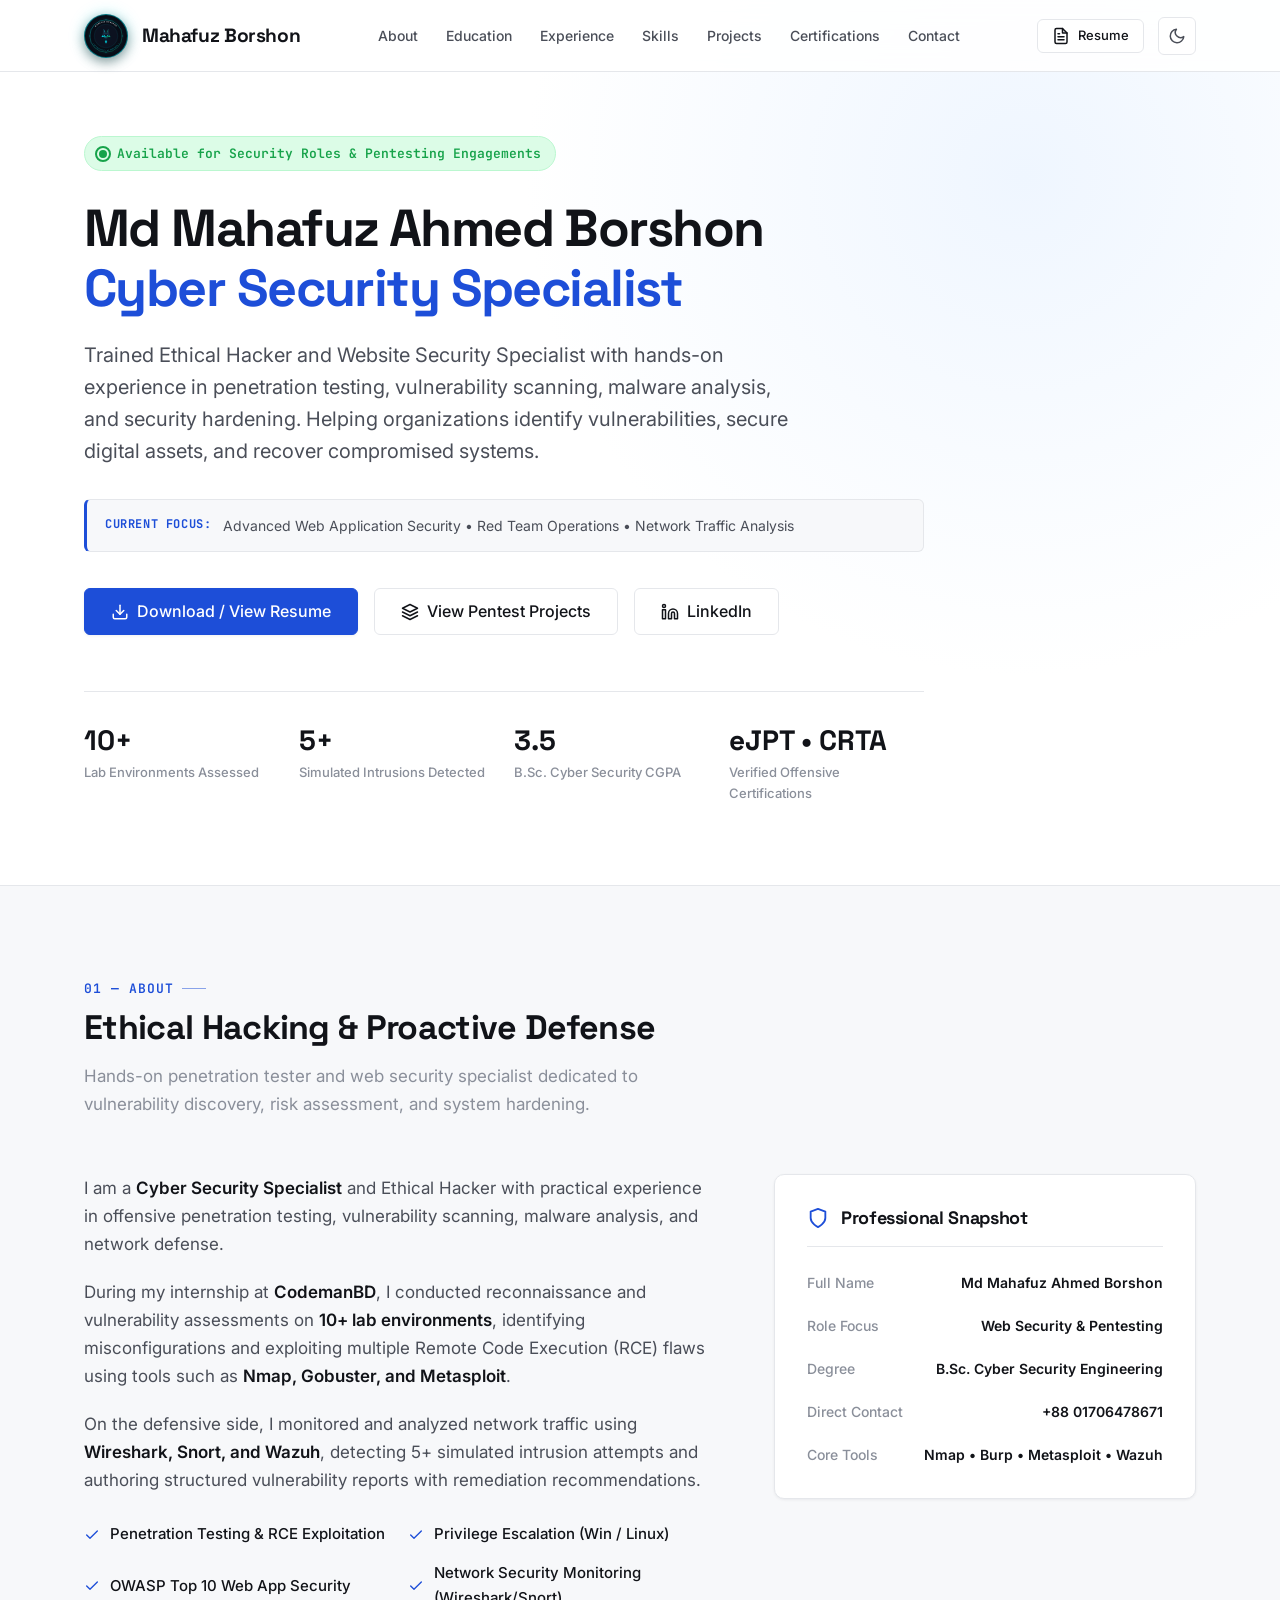
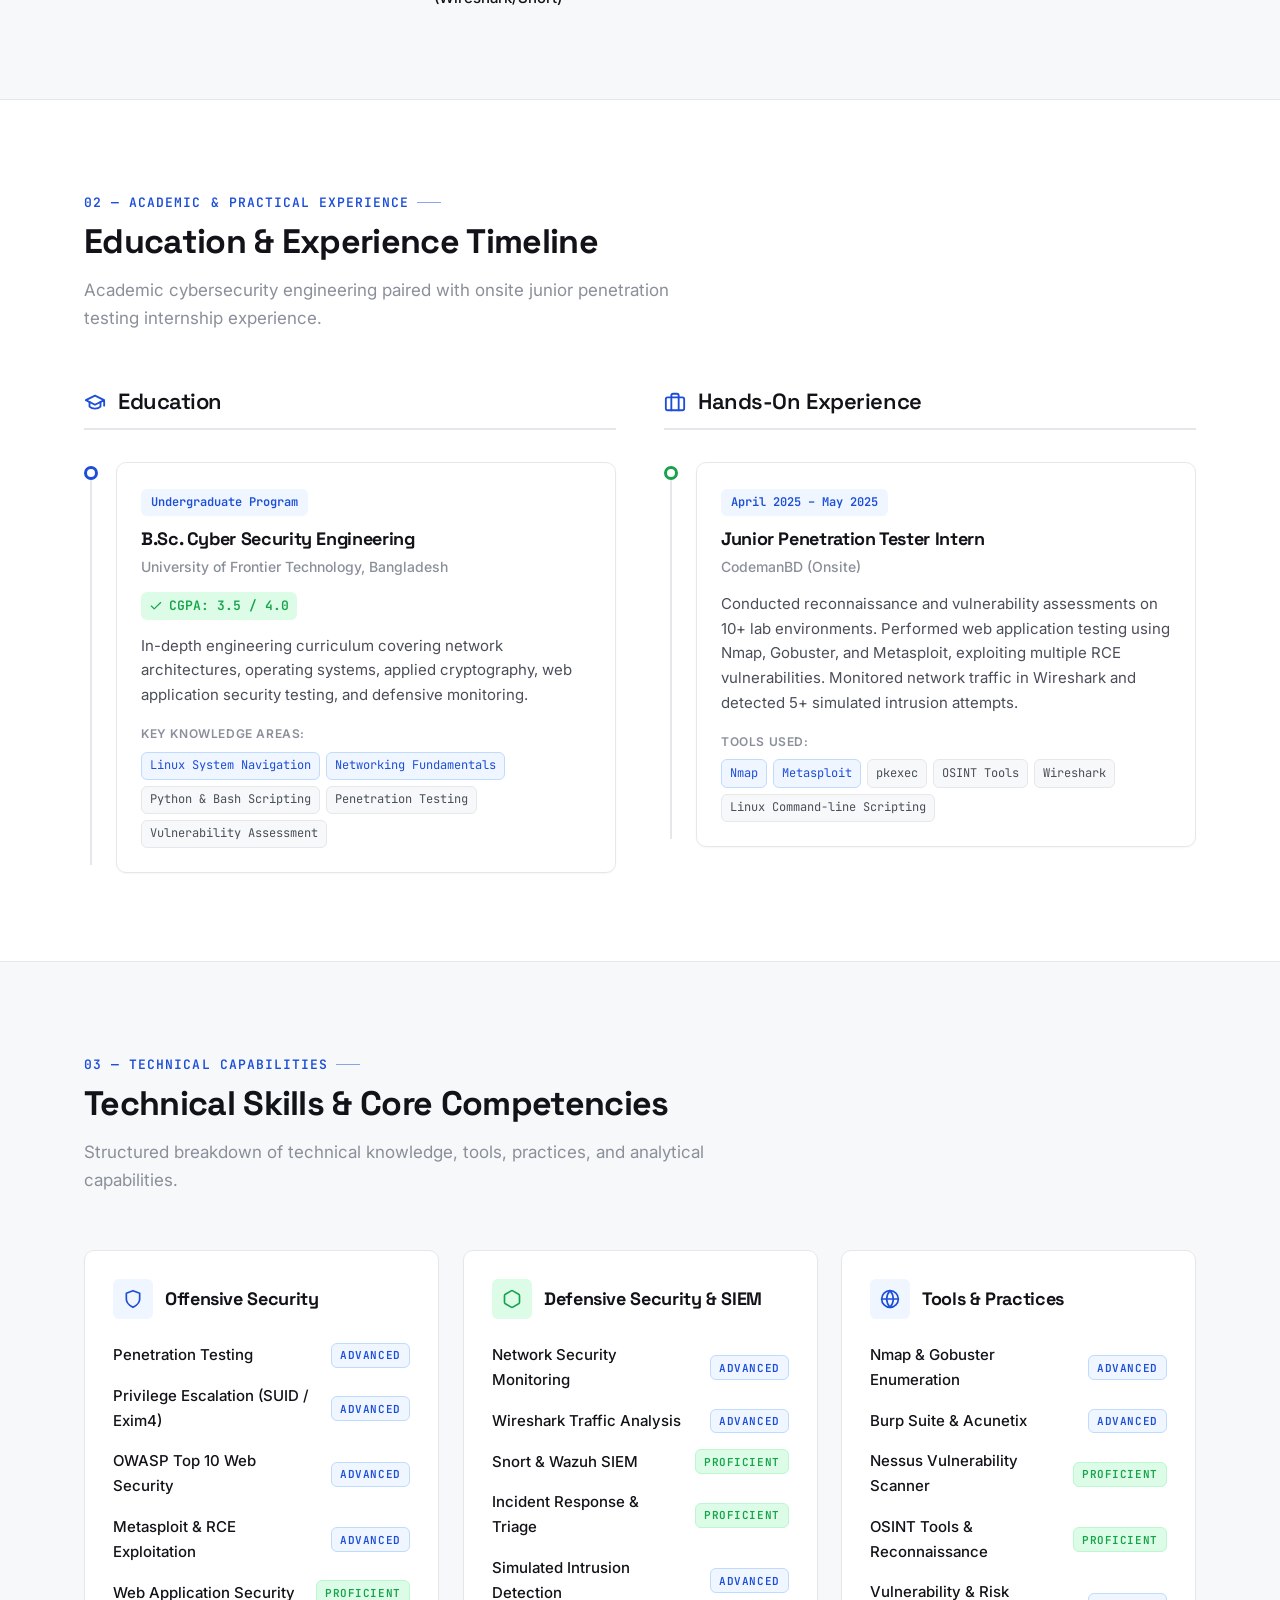
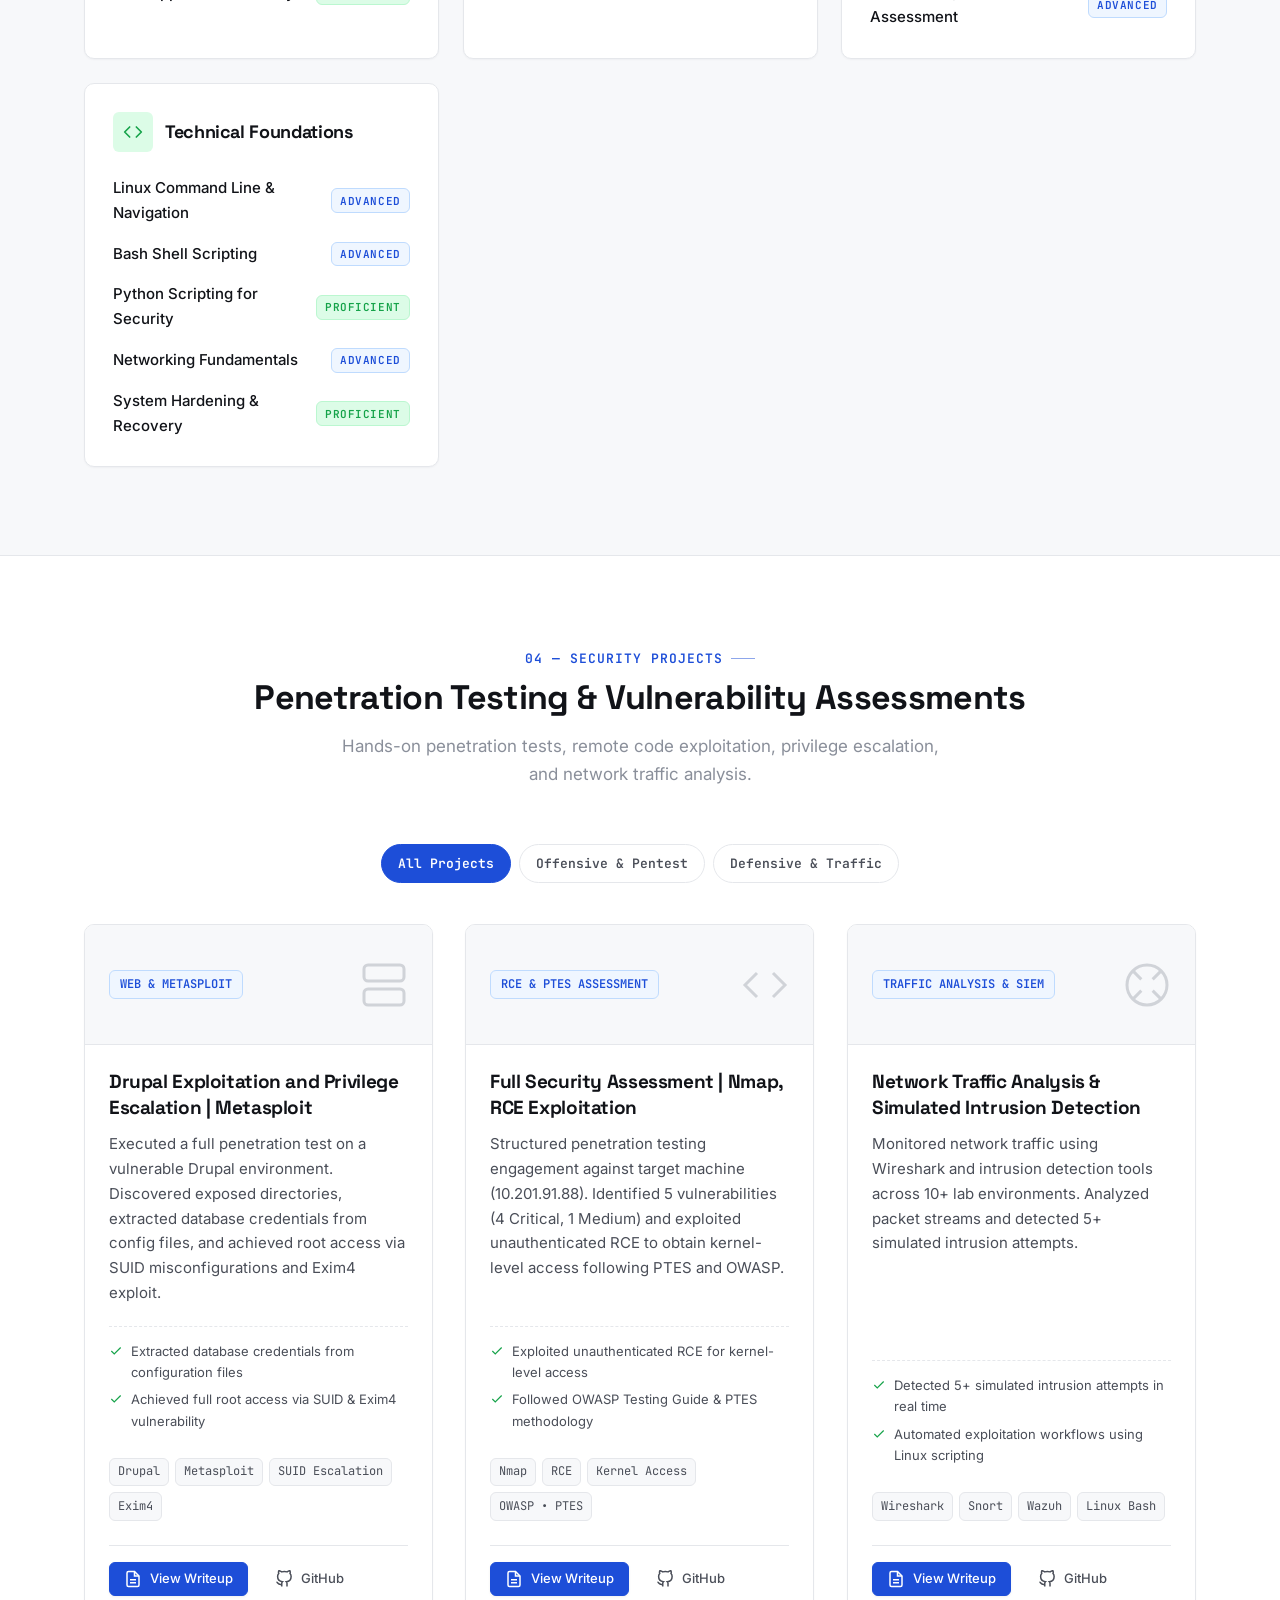
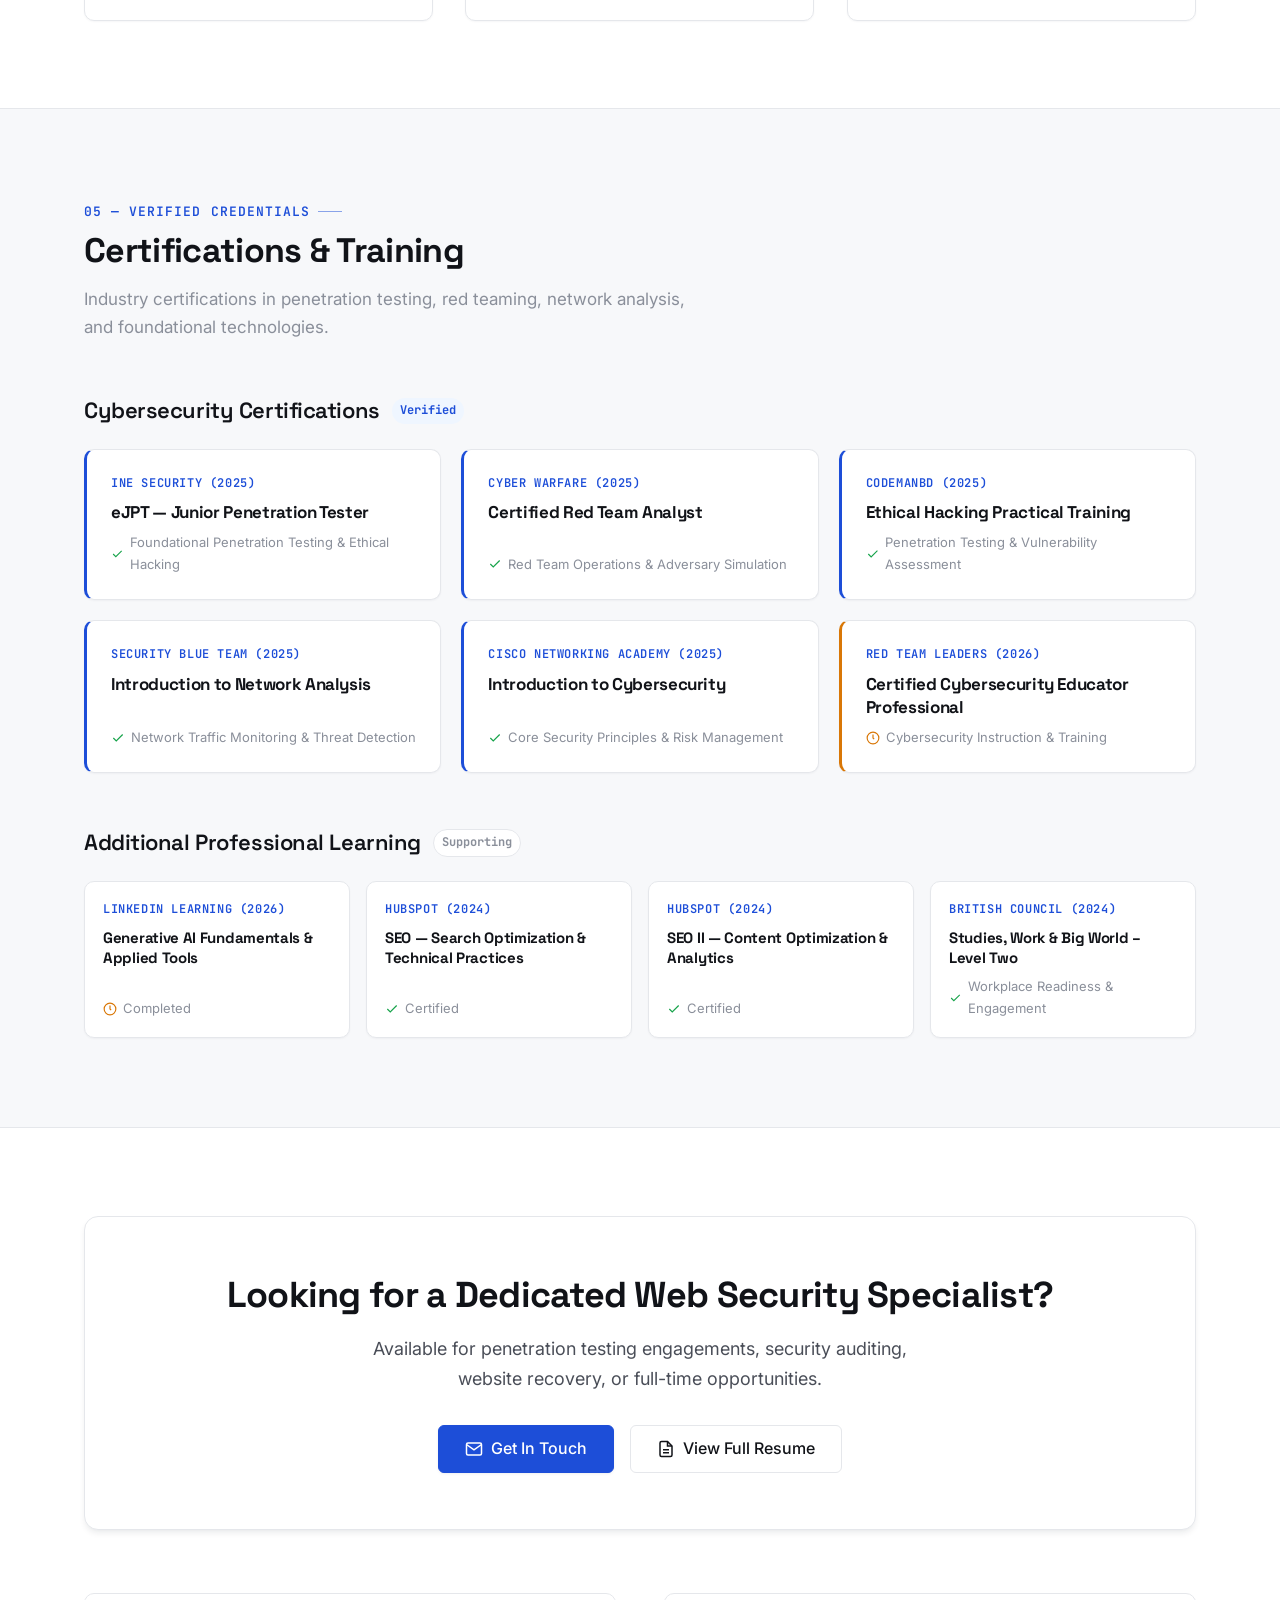
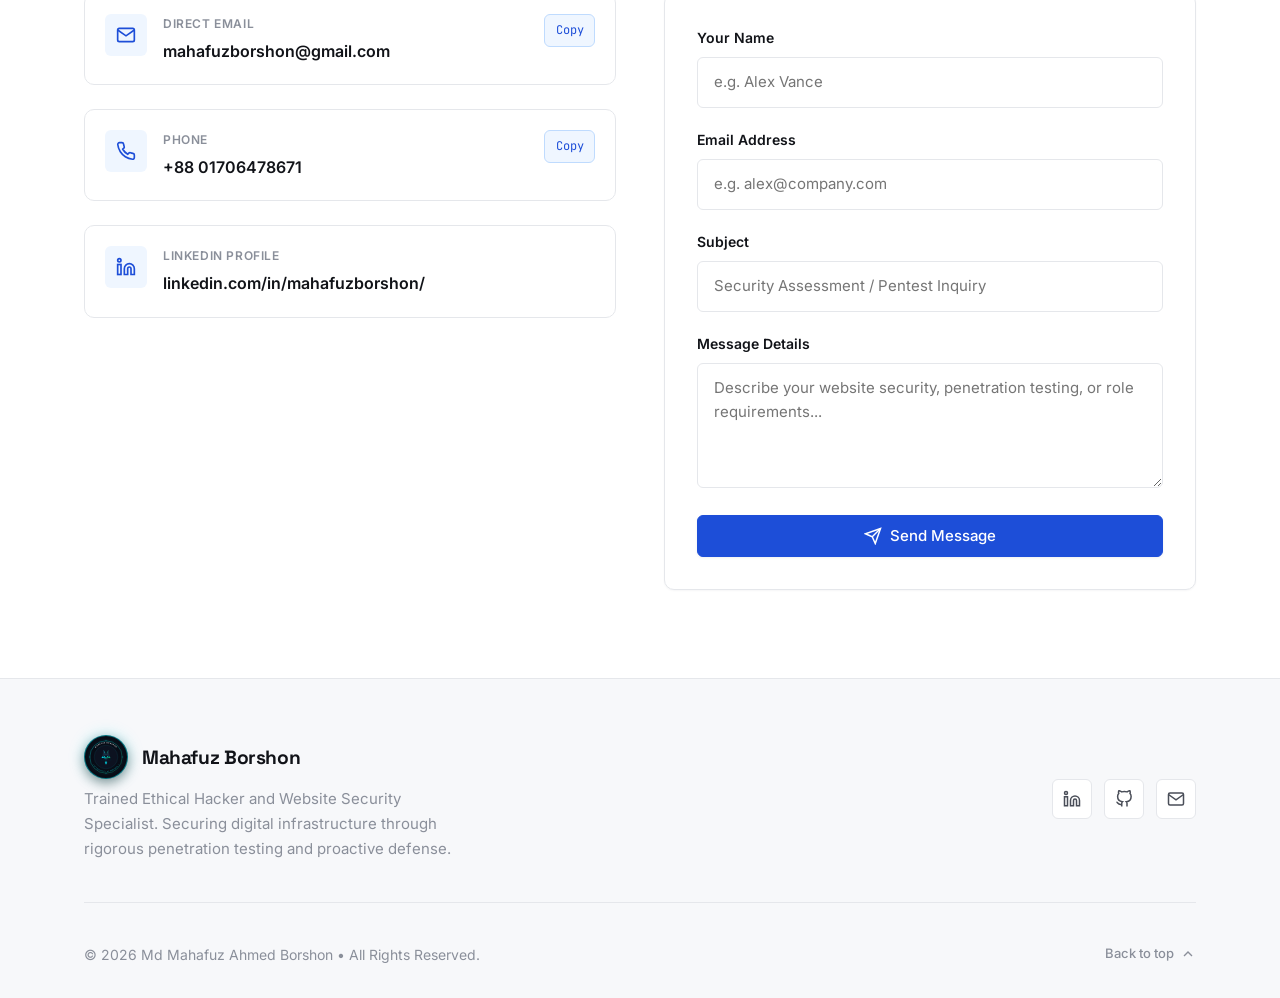
<file: index.html>
<!DOCTYPE html>
<html lang="en" data-theme="light">
<head>
  <meta charset="UTF-8">
  <meta name="viewport" content="width=device-width, initial-scale=1.0">
  
  <!-- SEO & Primary Meta Tags -->
  <title>Md Mahafuz Ahmed Borshon — Cyber Security Enthusiast &amp; Web Security Specialist</title>
  <meta name="title" content="Md Mahafuz Ahmed Borshon — Cyber Security Enthusiast &amp; Web Security Specialist">
  <meta name="description" content="Portfolio of Md Mahafuz Ahmed Borshon, Ethical Hacker and Website Security Specialist with hands-on experience in penetration testing, vulnerability scanning, and security hardening.">
  <meta name="keywords" content="Md Mahafuz Ahmed Borshon, Mahafuz Borshon, Cyber Security, Penetration Testing, Ethical Hacker, Web Security, eJPT, CRTA, Nmap, Burp Suite, Metasploit, Portfolio">
  <meta name="author" content="Md Mahafuz Ahmed Borshon">
  <link rel="canonical" href="https://mahafuzborshon.github.io/">

  <!-- Open Graph / Facebook / LinkedIn -->
  <meta property="og:type" content="website">
  <meta property="og:url" content="https://mahafuzborshon.github.io/">
  <meta property="og:title" content="Md Mahafuz Ahmed Borshon — Cyber Security &amp; Web Security Specialist">
  <meta property="og:description" content="Clean, consultancy-grade cyber security portfolio featuring offensive pentest reports, vulnerability assessments, and verified credentials.">
  <meta property="og:image" content="https://mahafuzborshon.github.io/assets/cyber-sentinel-seal.svg">

  <!-- Twitter -->
  <meta property="twitter:card" content="summary_large_image">
  <meta property="twitter:url" content="https://mahafuzborshon.github.io/">
  <meta property="twitter:title" content="Md Mahafuz Ahmed Borshon — Cyber Security Specialist">
  <meta property="twitter:description" content="Trained Ethical Hacker and Website Security Specialist. Penetration testing, malware analysis, and security hardening.">

  <!-- Favicon -->
  <link rel="icon" type="image/svg+xml" href="assets/favicon.svg?v=3">
  <link rel="shortcut icon" type="image/svg+xml" href="assets/favicon.svg?v=3">

  <!-- Google Fonts -->
  <link rel="preconnect" href="https://fonts.googleapis.com">
  <link rel="preconnect" href="https://fonts.gstatic.com" crossorigin>
  <link href="https://fonts.googleapis.com/css2?family=Inter:wght@400;500;600;700&family=JetBrains+Mono:wght@400;500;600;700&family=Space+Grotesk:wght@600;700;800&display=swap" rel="stylesheet">

  <!-- Stylesheets -->
  <link rel="stylesheet" href="css/styles.css">
  <link rel="stylesheet" href="css/animations.css">

  <!-- Theme Script -->
  <script src="js/theme.js"></script>
</head>
<body>

  <!-- ========================================================================
       SITE HEADER & NAVIGATION
       ======================================================================== -->
  <header class="site-header">
    <div class="container nav-container">
      <a href="#hero" class="logo" aria-label="Mahafuz Borshon Home">
        <div class="logo-badge" aria-hidden="true">
          <img src="assets/cyber-sentinel-seal.svg" alt="Cyber Sentinel Seal" class="logo-seal-img" width="44" height="44">
        </div>
        <span class="logo-text">Mahafuz Borshon</span>
      </a>

      <!-- Navigation Links -->
      <nav id="nav-menu" class="nav-menu" aria-label="Main Navigation">
        <a href="#about" class="nav-link">About</a>
        <a href="#education" class="nav-link">Education</a>
        <a href="#experience" class="nav-link">Experience</a>
        <a href="#skills" class="nav-link">Skills</a>
        <a href="#projects" class="nav-link">Projects</a>
        <a href="#certifications" class="nav-link">Certifications</a>
        <a href="#contact" class="nav-link">Contact</a>
      </nav>

      <!-- Nav Actions (Resume + Theme Switcher + Hamburger) -->
      <div class="nav-actions">
        <a href="assets/resume.pdf" class="btn btn-secondary btn-sm" target="_blank" rel="noopener noreferrer">
          <svg xmlns="http://www.w3.org/2000/svg" width="16" height="16" viewBox="0 0 24 24" fill="none" stroke="currentColor" stroke-width="2" stroke-linecap="round" stroke-linejoin="round"><path d="M14 2H6a2 2 0 0 0-2 2v16a2 2 0 0 0 2 2h12a2 2 0 0 0 2-2V8z"></path><polyline points="14 2 14 8 20 8"></polyline><line x1="16" y1="13" x2="8" y2="13"></line><line x1="16" y1="17" x2="8" y2="17"></line><polyline points="10 9 9 9 8 9"></polyline></svg>
          <span>Resume</span>
        </a>

        <!-- Dark / Light Mode Toggle Button -->
        <button id="theme-toggle-btn" class="theme-toggle" aria-label="Toggle theme mode" type="button">
          <svg class="sun-icon" xmlns="http://www.w3.org/2000/svg" width="18" height="18" viewBox="0 0 24 24" fill="none" stroke="currentColor" stroke-width="2" stroke-linecap="round" stroke-linejoin="round"><circle cx="12" cy="12" r="5"></circle><line x1="12" y1="1" x2="12" y2="3"></line><line x1="12" y1="21" x2="12" y2="23"></line><line x1="4.22" y1="4.22" x2="5.64" y2="5.64"></line><line x1="18.36" y1="18.36" x2="19.78" y2="19.78"></line><line x1="1" y1="12" x2="3" y2="12"></line><line x1="21" y1="12" x2="23" y2="12"></line><line x1="4.22" y1="19.78" x2="5.64" y2="18.36"></line><line x1="18.36" y1="5.64" x2="19.78" y2="4.22"></line></svg>
          <svg class="moon-icon" xmlns="http://www.w3.org/2000/svg" width="18" height="18" viewBox="0 0 24 24" fill="none" stroke="currentColor" stroke-width="2" stroke-linecap="round" stroke-linejoin="round"><path d="M21 12.79A9 9 0 1 1 11.21 3 7 7 0 0 0 21 12.79z"></path></svg>
        </button>

        <!-- Mobile Hamburger Button -->
        <button id="hamburger-btn" class="hamburger" aria-label="Toggle mobile menu" aria-expanded="false" type="button">
          <span></span>
          <span></span>
          <span></span>
        </button>
      </div>
    </div>
  </header>

  <main>
    <!-- ========================================================================
         HERO SECTION
         ======================================================================== -->
    <section id="hero" class="hero">
      <div class="container">
        <div class="hero-content reveal-on-scroll">
          <!-- Availability Badge -->
          <div class="status-badge">
            <span class="pulse-dot"></span>
            <span>Available for Security Roles &amp; Pentesting Engagements</span>
          </div>

          <!-- Main Title -->
          <h1 class="hero-title">
            Md Mahafuz Ahmed Borshon<br>
            <span class="highlight">Cyber Security Specialist</span>
          </h1>

          <!-- Subtitle / Pitch from Resume -->
          <p class="hero-subtitle">
            Trained Ethical Hacker and Website Security Specialist with hands-on experience in penetration testing, vulnerability scanning, malware analysis, and security hardening. Helping organizations identify vulnerabilities, secure digital assets, and recover compromised systems.
          </p>

          <!-- Momentum Bar -->
          <div class="momentum-bar">
            <span class="momentum-label">Current Focus:</span>
            <span>Advanced Web Application Security &bull; Red Team Operations &bull; Network Traffic Analysis</span>
          </div>

          <!-- CTAs -->
          <div class="hero-actions">
            <a href="assets/resume.pdf" class="btn btn-primary btn-lg" target="_blank" rel="noopener noreferrer">
              <svg xmlns="http://www.w3.org/2000/svg" width="18" height="18" viewBox="0 0 24 24" fill="none" stroke="currentColor" stroke-width="2" stroke-linecap="round" stroke-linejoin="round"><path d="M21 15v4a2 2 0 0 1-2 2H5a2 2 0 0 1-2-2v-4"></path><polyline points="7 10 12 15 17 10"></polyline><line x1="12" y1="15" x2="12" y2="3"></line></svg>
              <span>Download / View Resume</span>
            </a>
            <a href="#projects" class="btn btn-secondary btn-lg">
              <svg xmlns="http://www.w3.org/2000/svg" width="18" height="18" viewBox="0 0 24 24" fill="none" stroke="currentColor" stroke-width="2" stroke-linecap="round" stroke-linejoin="round"><polygon points="12 2 2 7 12 12 22 7 12 2"></polygon><polyline points="2 17 12 22 22 17"></polyline><polyline points="2 12 12 17 22 12"></polyline></svg>
              <span>View Pentest Projects</span>
            </a>
            <a href="https://linkedin.com/in/mahafuzborshon/" class="btn btn-secondary btn-lg" target="_blank" rel="noopener noreferrer">
              <svg xmlns="http://www.w3.org/2000/svg" width="18" height="18" viewBox="0 0 24 24" fill="none" stroke="currentColor" stroke-width="2" stroke-linecap="round" stroke-linejoin="round"><path d="M16 8a6 6 0 0 1 6 6v7h-4v-7a2 2 0 0 0-2-2 2 2 0 0 0-2 2v7h-4v-7a6 6 0 0 1 6-6z"></path><rect x="2" y="9" width="4" height="12"></rect><circle cx="4" cy="4" r="2"></circle></svg>
              <span>LinkedIn</span>
            </a>
          </div>

          <!-- Precision Metrics -->
          <div class="hero-metrics">
            <div class="metric-item">
              <span class="metric-value">10+</span>
              <span class="metric-label">Lab Environments Assessed</span>
            </div>
            <div class="metric-item">
              <span class="metric-value">5+</span>
              <span class="metric-label">Simulated Intrusions Detected</span>
            </div>
            <div class="metric-item">
              <span class="metric-value">3.5</span>
              <span class="metric-label">B.Sc. Cyber Security CGPA</span>
            </div>
            <div class="metric-item">
              <span class="metric-value">eJPT &bull; CRTA</span>
              <span class="metric-label">Verified Offensive Certifications</span>
            </div>
          </div>
        </div>
      </div>
    </section>

    <!-- ========================================================================
         SECTION 01: ABOUT
         ======================================================================== -->
    <section id="about" class="section section-alt">
      <div class="container">
        <div class="section-header reveal-on-scroll">
          <div class="section-number">01 — About</div>
          <h2 class="section-title">Ethical Hacking &amp; Proactive Defense</h2>
          <p class="section-desc">Hands-on penetration tester and web security specialist dedicated to vulnerability discovery, risk assessment, and system hardening.</p>
        </div>

        <div class="about-grid">
          <!-- Bio Narrative -->
          <div class="about-text reveal-on-scroll">
            <p>
              I am a <strong>Cyber Security Specialist</strong> and Ethical Hacker with practical experience in offensive penetration testing, vulnerability scanning, malware analysis, and network defense.
            </p>
            <p>
              During my internship at <strong>CodemanBD</strong>, I conducted reconnaissance and vulnerability assessments on <strong>10+ lab environments</strong>, identifying misconfigurations and exploiting multiple Remote Code Execution (RCE) flaws using tools such as <strong>Nmap, Gobuster, and Metasploit</strong>.
            </p>
            <p>
              On the defensive side, I monitored and analyzed network traffic using <strong>Wireshark, Snort, and Wazuh</strong>, detecting 5+ simulated intrusion attempts and authoring structured vulnerability reports with remediation recommendations.
            </p>

            <div class="specialty-list">
              <div class="specialty-item">
                <svg xmlns="http://www.w3.org/2000/svg" viewBox="0 0 24 24" fill="none" stroke="currentColor" stroke-width="2" stroke-linecap="round" stroke-linejoin="round"><polyline points="20 6 9 17 4 12"></polyline></svg>
                <span>Penetration Testing &amp; RCE Exploitation</span>
              </div>
              <div class="specialty-item">
                <svg xmlns="http://www.w3.org/2000/svg" viewBox="0 0 24 24" fill="none" stroke="currentColor" stroke-width="2" stroke-linecap="round" stroke-linejoin="round"><polyline points="20 6 9 17 4 12"></polyline></svg>
                <span>Privilege Escalation (Win / Linux)</span>
              </div>
              <div class="specialty-item">
                <svg xmlns="http://www.w3.org/2000/svg" viewBox="0 0 24 24" fill="none" stroke="currentColor" stroke-width="2" stroke-linecap="round" stroke-linejoin="round"><polyline points="20 6 9 17 4 12"></polyline></svg>
                <span>OWASP Top 10 Web App Security</span>
              </div>
              <div class="specialty-item">
                <svg xmlns="http://www.w3.org/2000/svg" viewBox="0 0 24 24" fill="none" stroke="currentColor" stroke-width="2" stroke-linecap="round" stroke-linejoin="round"><polyline points="20 6 9 17 4 12"></polyline></svg>
                <span>Network Security Monitoring (Wireshark/Snort)</span>
              </div>
            </div>
          </div>

          <!-- Quick Fact Sheet Card -->
          <div class="about-card reveal-on-scroll delay-100">
            <div class="about-card-header">
              <svg xmlns="http://www.w3.org/2000/svg" viewBox="0 0 24 24" fill="none" stroke="currentColor" stroke-width="2" stroke-linecap="round" stroke-linejoin="round"><path d="M12 22s8-4 8-10V5l-8-3-8 3v7c0 6 8 10 8 10z"></path></svg>
              <h3 class="about-card-title">Professional Snapshot</h3>
            </div>
            <div class="about-card-list">
              <div class="about-card-row">
                <span class="about-card-label">Full Name</span>
                <span class="about-card-val">Md Mahafuz Ahmed Borshon</span>
              </div>
              <div class="about-card-row">
                <span class="about-card-label">Role Focus</span>
                <span class="about-card-val">Web Security &amp; Pentesting</span>
              </div>
              <div class="about-card-row">
                <span class="about-card-label">Degree</span>
                <span class="about-card-val">B.Sc. Cyber Security Engineering</span>
              </div>
              <div class="about-card-row">
                <span class="about-card-label">Direct Contact</span>
                <span class="about-card-val">+88 01706478671</span>
              </div>
              <div class="about-card-row">
                <span class="about-card-label">Core Tools</span>
                <span class="about-card-val">Nmap &bull; Burp &bull; Metasploit &bull; Wazuh</span>
              </div>
            </div>
          </div>
        </div>
      </div>
    </section>

    <!-- ========================================================================
         SECTION 02 & 03: EDUCATION & EXPERIENCE
         ======================================================================== -->
    <section id="education" class="section">
      <div class="container">
        <div class="section-header reveal-on-scroll">
          <div class="section-number">02 — Academic &amp; Practical Experience</div>
          <h2 class="section-title">Education &amp; Experience Timeline</h2>
          <p class="section-desc">Academic cybersecurity engineering paired with onsite junior penetration testing internship experience.</p>
        </div>

        <div class="dual-timeline-grid">
          <!-- EDUCATION COLUMN -->
          <div class="timeline-column reveal-on-scroll">
            <h3 class="timeline-column-title">
              <svg xmlns="http://www.w3.org/2000/svg" viewBox="0 0 24 24" fill="none" stroke="currentColor" stroke-width="2" stroke-linecap="round" stroke-linejoin="round"><path d="M22 10v6M2 10l10-5 10 5-10 5z"></path><path d="M6 12v5c3 3 9 3 12 0v-5"></path></svg>
              <span>Education</span>
            </h3>

            <div class="timeline-track">
              <div class="timeline-entry">
                <div class="timeline-node"></div>
                <div class="timeline-card">
                  <span class="timeline-period">Undergraduate Program</span>
                  <h4 class="timeline-entry-title">B.Sc. Cyber Security Engineering</h4>
                  <div class="timeline-institution">University of Frontier Technology, Bangladesh</div>
                  
                  <div class="timeline-meta-badge">
                    <svg xmlns="http://www.w3.org/2000/svg" width="14" height="14" viewBox="0 0 24 24" fill="none" stroke="currentColor" stroke-width="2" stroke-linecap="round" stroke-linejoin="round"><polyline points="20 6 9 17 4 12"></polyline></svg>
                    <span>CGPA: 3.5 / 4.0</span>
                  </div>

                  <p class="timeline-body">
                    In-depth engineering curriculum covering network architectures, operating systems, applied cryptography, web application security testing, and defensive monitoring.
                  </p>

                  <div class="timeline-tags-label">Key Knowledge Areas:</div>
                  <div class="tag-list">
                    <span class="tag-pill accent">Linux System Navigation</span>
                    <span class="tag-pill accent">Networking Fundamentals</span>
                    <span class="tag-pill">Python &amp; Bash Scripting</span>
                    <span class="tag-pill">Penetration Testing</span>
                    <span class="tag-pill">Vulnerability Assessment</span>
                  </div>
                </div>
              </div>
            </div>
          </div>

          <!-- EXPERIENCE COLUMN -->
          <div id="experience" class="timeline-column reveal-on-scroll delay-100">
            <h3 class="timeline-column-title">
              <svg xmlns="http://www.w3.org/2000/svg" viewBox="0 0 24 24" fill="none" stroke="currentColor" stroke-width="2" stroke-linecap="round" stroke-linejoin="round"><rect x="2" y="7" width="20" height="14" rx="2" ry="2"></rect><path d="M16 21V5a2 2 0 0 0-2-2h-4a2 2 0 0 0-2 2v16"></path></svg>
              <span>Hands-On Experience</span>
            </h3>

            <div class="timeline-track">
              <div class="timeline-entry">
                <div class="timeline-node green"></div>
                <div class="timeline-card">
                  <span class="timeline-period">April 2025 – May 2025</span>
                  <h4 class="timeline-entry-title">Junior Penetration Tester Intern</h4>
                  <div class="timeline-institution">CodemanBD (Onsite)</div>
                  <p class="timeline-body">
                    Conducted reconnaissance and vulnerability assessments on 10+ lab environments. Performed web application testing using Nmap, Gobuster, and Metasploit, exploiting multiple RCE vulnerabilities. Monitored network traffic in Wireshark and detected 5+ simulated intrusion attempts.
                  </p>
                  <div class="timeline-tags-label">Tools Used:</div>
                  <div class="tag-list">
                    <span class="tag-pill accent">Nmap</span>
                    <span class="tag-pill accent">Metasploit</span>
                    <span class="tag-pill">pkexec</span>
                    <span class="tag-pill">OSINT Tools</span>
                    <span class="tag-pill">Wireshark</span>
                    <span class="tag-pill">Linux Command-line Scripting</span>
                  </div>
                </div>
              </div>
            </div>
          </div>
        </div>
      </div>
    </section>

    <!-- ========================================================================
         SECTION 04: SKILLS & CORE COMPETENCIES
         ======================================================================== -->
    <section id="skills" class="section section-alt">
      <div class="container">
        <div class="section-header reveal-on-scroll">
          <div class="section-number">03 — Technical Capabilities</div>
          <h2 class="section-title">Technical Skills &amp; Core Competencies</h2>
          <p class="section-desc">Structured breakdown of technical knowledge, tools, practices, and analytical capabilities.</p>
        </div>

        <div class="skills-grid">
          <!-- 1. Offensive Security -->
          <div class="skill-card reveal-on-scroll">
            <div class="skill-card-header">
              <div class="skill-icon-wrap">
                <svg xmlns="http://www.w3.org/2000/svg" width="20" height="20" viewBox="0 0 24 24" fill="none" stroke="currentColor" stroke-width="2" stroke-linecap="round" stroke-linejoin="round"><path d="M12 22s8-4 8-10V5l-8-3-8 3v7c0 6 8 10 8 10z"></path></svg>
              </div>
              <h3 class="skill-group-title">Offensive Security</h3>
            </div>
            <div class="skill-items-list">
              <div class="skill-item">
                <span class="skill-name">Penetration Testing</span>
                <span class="proficiency-badge advanced">Advanced</span>
              </div>
              <div class="skill-item">
                <span class="skill-name">Privilege Escalation (SUID / Exim4)</span>
                <span class="proficiency-badge advanced">Advanced</span>
              </div>
              <div class="skill-item">
                <span class="skill-name">OWASP Top 10 Web Security</span>
                <span class="proficiency-badge advanced">Advanced</span>
              </div>
              <div class="skill-item">
                <span class="skill-name">Metasploit &amp; RCE Exploitation</span>
                <span class="proficiency-badge advanced">Advanced</span>
              </div>
              <div class="skill-item">
                <span class="skill-name">Web Application Security</span>
                <span class="proficiency-badge proficient">Proficient</span>
              </div>
            </div>
          </div>

          <!-- 2. Defensive Security -->
          <div class="skill-card reveal-on-scroll delay-100">
            <div class="skill-card-header">
              <div class="skill-icon-wrap green">
                <svg xmlns="http://www.w3.org/2000/svg" width="20" height="20" viewBox="0 0 24 24" fill="none" stroke="currentColor" stroke-width="2" stroke-linecap="round" stroke-linejoin="round"><path d="M21 16V8a2 2 0 0 0-1-1.73l-7-4a2 2 0 0 0-2 0l-7 4A2 2 0 0 0 3 8v8a2 2 0 0 0 1 1.73l7 4a2 2 0 0 0 2 0l7-4A2 2 0 0 0 21 16z"></path></svg>
              </div>
              <h3 class="skill-group-title">Defensive Security &amp; SIEM</h3>
            </div>
            <div class="skill-items-list">
              <div class="skill-item">
                <span class="skill-name">Network Security Monitoring</span>
                <span class="proficiency-badge advanced">Advanced</span>
              </div>
              <div class="skill-item">
                <span class="skill-name">Wireshark Traffic Analysis</span>
                <span class="proficiency-badge advanced">Advanced</span>
              </div>
              <div class="skill-item">
                <span class="skill-name">Snort &amp; Wazuh SIEM</span>
                <span class="proficiency-badge proficient">Proficient</span>
              </div>
              <div class="skill-item">
                <span class="skill-name">Incident Response &amp; Triage</span>
                <span class="proficiency-badge proficient">Proficient</span>
              </div>
              <div class="skill-item">
                <span class="skill-name">Simulated Intrusion Detection</span>
                <span class="proficiency-badge advanced">Advanced</span>
              </div>
            </div>
          </div>

          <!-- 3. Tools and Practices -->
          <div class="skill-card reveal-on-scroll delay-200">
            <div class="skill-card-header">
              <div class="skill-icon-wrap">
                <svg xmlns="http://www.w3.org/2000/svg" width="20" height="20" viewBox="0 0 24 24" fill="none" stroke="currentColor" stroke-width="2" stroke-linecap="round" stroke-linejoin="round"><circle cx="12" cy="12" r="10"></circle><line x1="2" y1="12" x2="22" y2="12"></line><path d="M12 2a15.3 15.3 0 0 1 4 10 15.3 15.3 0 0 1-4 10 15.3 15.3 0 0 1-4-10 15.3 15.3 0 0 1 4-10z"></path></svg>
              </div>
              <h3 class="skill-group-title">Tools &amp; Practices</h3>
            </div>
            <div class="skill-items-list">
              <div class="skill-item">
                <span class="skill-name">Nmap &amp; Gobuster Enumeration</span>
                <span class="proficiency-badge advanced">Advanced</span>
              </div>
              <div class="skill-item">
                <span class="skill-name">Burp Suite &amp; Acunetix</span>
                <span class="proficiency-badge advanced">Advanced</span>
              </div>
              <div class="skill-item">
                <span class="skill-name">Nessus Vulnerability Scanner</span>
                <span class="proficiency-badge proficient">Proficient</span>
              </div>
              <div class="skill-item">
                <span class="skill-name">OSINT Tools &amp; Reconnaissance</span>
                <span class="proficiency-badge proficient">Proficient</span>
              </div>
              <div class="skill-item">
                <span class="skill-name">Vulnerability &amp; Risk Assessment</span>
                <span class="proficiency-badge advanced">Advanced</span>
              </div>
            </div>
          </div>

          <!-- 4. Technical Foundations & Scripting -->
          <div class="skill-card reveal-on-scroll delay-300">
            <div class="skill-card-header">
              <div class="skill-icon-wrap green">
                <svg xmlns="http://www.w3.org/2000/svg" width="20" height="20" viewBox="0 0 24 24" fill="none" stroke="currentColor" stroke-width="2" stroke-linecap="round" stroke-linejoin="round"><polyline points="16 18 22 12 16 6"></polyline><polyline points="8 6 2 12 8 18"></polyline></svg>
              </div>
              <h3 class="skill-group-title">Technical Foundations</h3>
            </div>
            <div class="skill-items-list">
              <div class="skill-item">
                <span class="skill-name">Linux Command Line &amp; Navigation</span>
                <span class="proficiency-badge advanced">Advanced</span>
              </div>
              <div class="skill-item">
                <span class="skill-name">Bash Shell Scripting</span>
                <span class="proficiency-badge advanced">Advanced</span>
              </div>
              <div class="skill-item">
                <span class="skill-name">Python Scripting for Security</span>
                <span class="proficiency-badge proficient">Proficient</span>
              </div>
              <div class="skill-item">
                <span class="skill-name">Networking Fundamentals</span>
                <span class="proficiency-badge advanced">Advanced</span>
              </div>
              <div class="skill-item">
                <span class="skill-name">System Hardening &amp; Recovery</span>
                <span class="proficiency-badge proficient">Proficient</span>
              </div>
            </div>
          </div>
        </div>
      </div>
    </section>

    <!-- ========================================================================
         SECTION 05: PROJECTS (MATCHED TO RESUME)
         ======================================================================== -->
    <section id="projects" class="section">
      <div class="container">
        <div class="section-header center reveal-on-scroll">
          <div class="section-number">04 — Security Projects</div>
          <h2 class="section-title">Penetration Testing &amp; Vulnerability Assessments</h2>
          <p class="section-desc">Hands-on penetration tests, remote code exploitation, privilege escalation, and network traffic analysis.</p>
        </div>

        <!-- Filter Controls -->
        <div class="project-filters reveal-on-scroll">
          <button class="filter-btn active" data-filter="all" type="button">All Projects</button>
          <button class="filter-btn" data-filter="offensive" type="button">Offensive &amp; Pentest</button>
          <button class="filter-btn" data-filter="defensive" type="button">Defensive &amp; Traffic</button>
        </div>

        <!-- Projects Grid -->
        <div class="projects-grid">
          <!-- Project 1: Drupal Exploitation -->
          <div class="project-card reveal-on-scroll" data-category="offensive">
            <div class="project-card-banner">
              <span class="project-category-tag">Web &amp; Metasploit</span>
              <svg class="project-banner-icon" xmlns="http://www.w3.org/2000/svg" viewBox="0 0 24 24" fill="none" stroke="currentColor" stroke-width="1.5"><rect x="2" y="2" width="20" height="8" rx="2" ry="2"></rect><rect x="2" y="14" width="20" height="8" rx="2" ry="2"></rect><line x1="6" y1="6" x2="6.01" y2="6"></line><line x1="6" y1="18" x2="6.01" y2="18"></line></svg>
            </div>
            <div class="project-card-body">
              <h3 class="project-title">Drupal Exploitation and Privilege Escalation | Metasploit</h3>
              <p class="project-desc">
                Executed a full penetration test on a vulnerable Drupal environment. Discovered exposed directories, extracted database credentials from config files, and achieved root access via SUID misconfigurations and Exim4 exploit.
              </p>
              
              <div class="project-highlights">
                <div class="project-highlight-item">
                  <svg xmlns="http://www.w3.org/2000/svg" viewBox="0 0 24 24" fill="none" stroke="currentColor" stroke-width="2"><polyline points="20 6 9 17 4 12"></polyline></svg>
                  <span>Extracted database credentials from configuration files</span>
                </div>
                <div class="project-highlight-item">
                  <svg xmlns="http://www.w3.org/2000/svg" viewBox="0 0 24 24" fill="none" stroke="currentColor" stroke-width="2"><polyline points="20 6 9 17 4 12"></polyline></svg>
                  <span>Achieved full root access via SUID &amp; Exim4 vulnerability</span>
                </div>
              </div>

              <div class="project-tags">
                <span class="tag-pill">Drupal</span>
                <span class="tag-pill">Metasploit</span>
                <span class="tag-pill">SUID Escalation</span>
                <span class="tag-pill">Exim4</span>
              </div>

              <div class="project-actions">
                <button class="btn btn-primary btn-sm" data-report-id="drupal_exploitation" type="button">
                  <svg xmlns="http://www.w3.org/2000/svg" width="14" height="14" viewBox="0 0 24 24" fill="none" stroke="currentColor" stroke-width="2"><path d="M14 2H6a2 2 0 0 0-2 2v16a2 2 0 0 0 2 2h12a2 2 0 0 0 2-2V8z"></path><polyline points="14 2 14 8 20 8"></polyline><line x1="16" y1="13" x2="8" y2="13"></line><line x1="16" y1="17" x2="8" y2="17"></line></svg>
                  <span>View Writeup</span>
                </button>
                <a href="https://github.com/mahafuzborshon" class="btn btn-ghost btn-sm" target="_blank" rel="noopener noreferrer">
                  <svg xmlns="http://www.w3.org/2000/svg" width="14" height="14" viewBox="0 0 24 24" fill="none" stroke="currentColor" stroke-width="2"><path d="M9 19c-5 1.5-5-2.5-7-3m14 6v-3.87a3.37 3.37 0 0 0-.94-2.61c3.14-.35 6.44-1.54 6.44-7A5.44 5.44 0 0 0 20 4.77 5.07 5.07 0 0 0 19.91 1S18.73.65 16 2.48a13.38 13.38 0 0 0-7 0C6.27.65 5.09 1 5.09 1A5.07 5.07 0 0 0 5 4.77a5.44 5.44 0 0 0-1.5 3.78c0 5.42 3.3 6.61 6.44 7A3.37 3.37 0 0 0 9 18.13V22"></path></svg>
                  <span>GitHub</span>
                </a>
              </div>
            </div>
          </div>

          <!-- Project 2: Full Security Assessment -->
          <div class="project-card reveal-on-scroll delay-100" data-category="offensive">
            <div class="project-card-banner">
              <span class="project-category-tag">RCE &amp; PTES Assessment</span>
              <svg class="project-banner-icon" xmlns="http://www.w3.org/2000/svg" viewBox="0 0 24 24" fill="none" stroke="currentColor" stroke-width="1.5"><polyline points="16 18 22 12 16 6"></polyline><polyline points="8 6 2 12 8 18"></polyline></svg>
            </div>
            <div class="project-card-body">
              <h3 class="project-title">Full Security Assessment | Nmap, RCE Exploitation</h3>
              <p class="project-desc">
                Structured penetration testing engagement against target machine (10.201.91.88). Identified 5 vulnerabilities (4 Critical, 1 Medium) and exploited unauthenticated RCE to obtain kernel-level access following PTES and OWASP.
              </p>
              
              <div class="project-highlights">
                <div class="project-highlight-item">
                  <svg xmlns="http://www.w3.org/2000/svg" viewBox="0 0 24 24" fill="none" stroke="currentColor" stroke-width="2"><polyline points="20 6 9 17 4 12"></polyline></svg>
                  <span>Exploited unauthenticated RCE for kernel-level access</span>
                </div>
                <div class="project-highlight-item">
                  <svg xmlns="http://www.w3.org/2000/svg" viewBox="0 0 24 24" fill="none" stroke="currentColor" stroke-width="2"><polyline points="20 6 9 17 4 12"></polyline></svg>
                  <span>Followed OWASP Testing Guide &amp; PTES methodology</span>
                </div>
              </div>

              <div class="project-tags">
                <span class="tag-pill">Nmap</span>
                <span class="tag-pill">RCE</span>
                <span class="tag-pill">Kernel Access</span>
                <span class="tag-pill">OWASP &bull; PTES</span>
              </div>

              <div class="project-actions">
                <button class="btn btn-primary btn-sm" data-report-id="full_security_assessment" type="button">
                  <svg xmlns="http://www.w3.org/2000/svg" width="14" height="14" viewBox="0 0 24 24" fill="none" stroke="currentColor" stroke-width="2"><path d="M14 2H6a2 2 0 0 0-2 2v16a2 2 0 0 0 2 2h12a2 2 0 0 0 2-2V8z"></path><polyline points="14 2 14 8 20 8"></polyline><line x1="16" y1="13" x2="8" y2="13"></line><line x1="16" y1="17" x2="8" y2="17"></line></svg>
                  <span>View Writeup</span>
                </button>
                <a href="https://github.com/mahafuzborshon" class="btn btn-ghost btn-sm" target="_blank" rel="noopener noreferrer">
                  <svg xmlns="http://www.w3.org/2000/svg" width="14" height="14" viewBox="0 0 24 24" fill="none" stroke="currentColor" stroke-width="2"><path d="M9 19c-5 1.5-5-2.5-7-3m14 6v-3.87a3.37 3.37 0 0 0-.94-2.61c3.14-.35 6.44-1.54 6.44-7A5.44 5.44 0 0 0 20 4.77 5.07 5.07 0 0 0 19.91 1S18.73.65 16 2.48a13.38 13.38 0 0 0-7 0C6.27.65 5.09 1 5.09 1A5.07 5.07 0 0 0 5 4.77a5.44 5.44 0 0 0-1.5 3.78c0 5.42 3.3 6.61 6.44 7A3.37 3.37 0 0 0 9 18.13V22"></path></svg>
                  <span>GitHub</span>
                </a>
              </div>
            </div>
          </div>

          <!-- Project 3: Traffic Monitoring & Intrusion Detection -->
          <div class="project-card reveal-on-scroll delay-200" data-category="defensive">
            <div class="project-card-banner">
              <span class="project-category-tag">Traffic Analysis &amp; SIEM</span>
              <svg class="project-banner-icon" xmlns="http://www.w3.org/2000/svg" viewBox="0 0 24 24" fill="none" stroke="currentColor" stroke-width="1.5"><circle cx="12" cy="12" r="10"></circle><path d="m4.93 4.93 4.24 4.24"></path><path d="m14.83 9.17 4.24-4.24"></path><path d="m14.83 14.83 4.24 4.24"></path><path d="m9.17 14.83-4.24 4.24"></path></svg>
            </div>
            <div class="project-card-body">
              <h3 class="project-title">Network Traffic Analysis &amp; Simulated Intrusion Detection</h3>
              <p class="project-desc">
                Monitored network traffic using Wireshark and intrusion detection tools across 10+ lab environments. Analyzed packet streams and detected 5+ simulated intrusion attempts.
              </p>
              
              <div class="project-highlights">
                <div class="project-highlight-item">
                  <svg xmlns="http://www.w3.org/2000/svg" viewBox="0 0 24 24" fill="none" stroke="currentColor" stroke-width="2"><polyline points="20 6 9 17 4 12"></polyline></svg>
                  <span>Detected 5+ simulated intrusion attempts in real time</span>
                </div>
                <div class="project-highlight-item">
                  <svg xmlns="http://www.w3.org/2000/svg" viewBox="0 0 24 24" fill="none" stroke="currentColor" stroke-width="2"><polyline points="20 6 9 17 4 12"></polyline></svg>
                  <span>Automated exploitation workflows using Linux scripting</span>
                </div>
              </div>

              <div class="project-tags">
                <span class="tag-pill">Wireshark</span>
                <span class="tag-pill">Snort</span>
                <span class="tag-pill">Wazuh</span>
                <span class="tag-pill">Linux Bash</span>
              </div>

              <div class="project-actions">
                <button class="btn btn-primary btn-sm" data-report-id="network_intrusion_soc" type="button">
                  <svg xmlns="http://www.w3.org/2000/svg" width="14" height="14" viewBox="0 0 24 24" fill="none" stroke="currentColor" stroke-width="2"><path d="M14 2H6a2 2 0 0 0-2 2v16a2 2 0 0 0 2 2h12a2 2 0 0 0 2-2V8z"></path><polyline points="14 2 14 8 20 8"></polyline><line x1="16" y1="13" x2="8" y2="13"></line><line x1="16" y1="17" x2="8" y2="17"></line></svg>
                  <span>View Writeup</span>
                </button>
                <a href="https://github.com/mahafuzborshon" class="btn btn-ghost btn-sm" target="_blank" rel="noopener noreferrer">
                  <svg xmlns="http://www.w3.org/2000/svg" width="14" height="14" viewBox="0 0 24 24" fill="none" stroke="currentColor" stroke-width="2"><path d="M9 19c-5 1.5-5-2.5-7-3m14 6v-3.87a3.37 3.37 0 0 0-.94-2.61c3.14-.35 6.44-1.54 6.44-7A5.44 5.44 0 0 0 20 4.77 5.07 5.07 0 0 0 19.91 1S18.73.65 16 2.48a13.38 13.38 0 0 0-7 0C6.27.65 5.09 1 5.09 1A5.07 5.07 0 0 0 5 4.77a5.44 5.44 0 0 0-1.5 3.78c0 5.42 3.3 6.61 6.44 7A3.37 3.37 0 0 0 9 18.13V22"></path></svg>
                  <span>GitHub</span>
                </a>
              </div>
            </div>
          </div>
        </div>
      </div>
    </section>

    <!-- ========================================================================
         SECTION 06: CERTIFICATIONS (COMPLETE LIST FROM RESUME)
         ======================================================================== -->
    <section id="certifications" class="section section-alt">
      <div class="container">
        <div class="section-header reveal-on-scroll">
          <div class="section-number">05 — Verified Credentials</div>
          <h2 class="section-title">Certifications &amp; Training</h2>
          <p class="section-desc">Industry certifications in penetration testing, red teaming, network analysis, and foundational technologies.</p>
        </div>

        <!-- CORE OFFENSIVE & DEFENSIVE CERTS -->
        <div class="cert-section-block reveal-on-scroll">
          <div class="cert-block-header">
            <h3>Cybersecurity Certifications</h3>
            <span class="cert-badge-count">Verified</span>
          </div>

          <div class="cert-grid">
            <!-- 1. eJPT -->
            <div class="cert-card featured">
              <span class="cert-issuer">INE Security (2025)</span>
              <h4 class="cert-name">eJPT — Junior Penetration Tester</h4>
              <div class="cert-status">
                <svg xmlns="http://www.w3.org/2000/svg" viewBox="0 0 24 24" fill="none" stroke="currentColor" stroke-width="2"><polyline points="20 6 9 17 4 12"></polyline></svg>
                <span>Foundational Penetration Testing &amp; Ethical Hacking</span>
              </div>
            </div>

            <!-- 2. CRTA -->
            <div class="cert-card featured">
              <span class="cert-issuer">Cyber Warfare (2025)</span>
              <h4 class="cert-name">Certified Red Team Analyst</h4>
              <div class="cert-status">
                <svg xmlns="http://www.w3.org/2000/svg" viewBox="0 0 24 24" fill="none" stroke="currentColor" stroke-width="2"><polyline points="20 6 9 17 4 12"></polyline></svg>
                <span>Red Team Operations &amp; Adversary Simulation</span>
              </div>
            </div>

            <!-- 3. Ethical Hacking CodemanBD -->
            <div class="cert-card featured">
              <span class="cert-issuer">CodemanBD (2025)</span>
              <h4 class="cert-name">Ethical Hacking Practical Training</h4>
              <div class="cert-status">
                <svg xmlns="http://www.w3.org/2000/svg" viewBox="0 0 24 24" fill="none" stroke="currentColor" stroke-width="2"><polyline points="20 6 9 17 4 12"></polyline></svg>
                <span>Penetration Testing &amp; Vulnerability Assessment</span>
              </div>
            </div>

            <!-- 4. Network Analysis Security Blue Team -->
            <div class="cert-card featured">
              <span class="cert-issuer">Security Blue Team (2025)</span>
              <h4 class="cert-name">Introduction to Network Analysis</h4>
              <div class="cert-status">
                <svg xmlns="http://www.w3.org/2000/svg" viewBox="0 0 24 24" fill="none" stroke="currentColor" stroke-width="2"><polyline points="20 6 9 17 4 12"></polyline></svg>
                <span>Network Traffic Monitoring &amp; Threat Detection</span>
              </div>
            </div>

            <!-- 5. Cisco Intro to Cyber -->
            <div class="cert-card featured">
              <span class="cert-issuer">Cisco Networking Academy (2025)</span>
              <h4 class="cert-name">Introduction to Cybersecurity</h4>
              <div class="cert-status">
                <svg xmlns="http://www.w3.org/2000/svg" viewBox="0 0 24 24" fill="none" stroke="currentColor" stroke-width="2"><polyline points="20 6 9 17 4 12"></polyline></svg>
                <span>Core Security Principles &amp; Risk Management</span>
              </div>
            </div>

            <!-- 6. Cybersecurity Educator 2026 -->
            <div class="cert-card in-progress">
              <span class="cert-issuer">Red Team Leaders (2026)</span>
              <h4 class="cert-name">Certified Cybersecurity Educator Professional</h4>
              <div class="cert-status pending">
                <svg xmlns="http://www.w3.org/2000/svg" viewBox="0 0 24 24" fill="none" stroke="currentColor" stroke-width="2"><circle cx="12" cy="12" r="10"></circle><polyline points="12 6 12 12 14 14"></polyline></svg>
                <span>Cybersecurity Instruction &amp; Training</span>
              </div>
            </div>
          </div>
        </div>

        <!-- ADDITIONAL LEARNING -->
        <div class="cert-section-block reveal-on-scroll delay-100">
          <div class="cert-block-header">
            <h3>Additional Professional Learning</h3>
            <span class="cert-badge-count" style="background-color: var(--bg-card); color: var(--text-muted); border: 1px solid var(--border-color);">Supporting</span>
          </div>

          <div class="cert-grid compact">
            <div class="cert-card compact">
              <span class="cert-issuer">LinkedIn Learning (2026)</span>
              <h4 class="cert-name">Generative AI Fundamentals &amp; Applied Tools</h4>
              <div class="cert-status pending">
                <svg xmlns="http://www.w3.org/2000/svg" viewBox="0 0 24 24" fill="none" stroke="currentColor" stroke-width="2"><circle cx="12" cy="12" r="10"></circle><polyline points="12 6 12 12 14 14"></polyline></svg>
                <span>Completed</span>
              </div>
            </div>

            <div class="cert-card compact">
              <span class="cert-issuer">HubSpot (2024)</span>
              <h4 class="cert-name">SEO — Search Optimization &amp; Technical Practices</h4>
              <div class="cert-status">
                <svg xmlns="http://www.w3.org/2000/svg" viewBox="0 0 24 24" fill="none" stroke="currentColor" stroke-width="2"><polyline points="20 6 9 17 4 12"></polyline></svg>
                <span>Certified</span>
              </div>
            </div>

            <div class="cert-card compact">
              <span class="cert-issuer">HubSpot (2024)</span>
              <h4 class="cert-name">SEO II — Content Optimization &amp; Analytics</h4>
              <div class="cert-status">
                <svg xmlns="http://www.w3.org/2000/svg" viewBox="0 0 24 24" fill="none" stroke="currentColor" stroke-width="2"><polyline points="20 6 9 17 4 12"></polyline></svg>
                <span>Certified</span>
              </div>
            </div>

            <div class="cert-card compact">
              <span class="cert-issuer">British Council (2024)</span>
              <h4 class="cert-name">Studies, Work &amp; Big World – Level Two</h4>
              <div class="cert-status">
                <svg xmlns="http://www.w3.org/2000/svg" viewBox="0 0 24 24" fill="none" stroke="currentColor" stroke-width="2"><polyline points="20 6 9 17 4 12"></polyline></svg>
                <span>Workplace Readiness &amp; Engagement</span>
              </div>
            </div>
          </div>
        </div>
      </div>
    </section>

    <!-- ========================================================================
         SECTION 07: CONTACT & FINAL CTA BLOCK
         ======================================================================== -->
    <section id="contact" class="section">
      <div class="container">
        <!-- CTA Banner -->
        <div class="contact-cta-banner reveal-on-scroll">
          <h2 class="contact-cta-title">Looking for a Dedicated Web Security Specialist?</h2>
          <p class="contact-cta-subtitle">
            Available for penetration testing engagements, security auditing, website recovery, or full-time opportunities.
          </p>
          <div style="display: flex; justify-content: center; gap: 1rem; flex-wrap: wrap;">
            <a href="mailto:mahafuzborshon@gmail.com" class="btn btn-primary btn-lg">
              <svg xmlns="http://www.w3.org/2000/svg" width="18" height="18" viewBox="0 0 24 24" fill="none" stroke="currentColor" stroke-width="2"><path d="M4 4h16c1.1 0 2 .9 2 2v12c0 1.1-.9 2-2 2H4c-1.1 0-2-.9-2-2V6c0-1.1.9-2 2-2z"></path><polyline points="22,6 12,13 2,6"></polyline></svg>
              <span>Get In Touch</span>
            </a>
            <a href="assets/resume.pdf" class="btn btn-secondary btn-lg" target="_blank" rel="noopener noreferrer">
              <svg xmlns="http://www.w3.org/2000/svg" width="18" height="18" viewBox="0 0 24 24" fill="none" stroke="currentColor" stroke-width="2"><path d="M14 2H6a2 2 0 0 0-2 2v16a2 2 0 0 0 2 2h12a2 2 0 0 0 2-2V8z"></path><polyline points="14 2 14 8 20 8"></polyline><line x1="16" y1="13" x2="8" y2="13"></line><line x1="16" y1="17" x2="8" y2="17"></line></svg>
              <span>View Full Resume</span>
            </a>
          </div>
        </div>

        <!-- Contact Channels & Quick Form -->
        <div class="contact-grid">
          <!-- Left: Direct Channels -->
          <div class="contact-info-list reveal-on-scroll">
            <!-- Email -->
            <div class="contact-channel-card">
              <div class="contact-channel-icon">
                <svg xmlns="http://www.w3.org/2000/svg" width="20" height="20" viewBox="0 0 24 24" fill="none" stroke="currentColor" stroke-width="2"><path d="M4 4h16c1.1 0 2 .9 2 2v12c0 1.1-.9 2-2 2H4c-1.1 0-2-.9-2-2V6c0-1.1.9-2 2-2z"></path><polyline points="22,6 12,13 2,6"></polyline></svg>
              </div>
              <div class="contact-channel-details">
                <div class="contact-channel-label">Direct Email</div>
                <div class="contact-channel-value">mahafuzborshon@gmail.com</div>
              </div>
              <button class="copy-btn" data-copy-text="mahafuzborshon@gmail.com" type="button" aria-label="Copy email address">
                Copy
              </button>
            </div>

            <!-- Phone -->
            <div class="contact-channel-card">
              <div class="contact-channel-icon">
                <svg xmlns="http://www.w3.org/2000/svg" width="20" height="20" viewBox="0 0 24 24" fill="none" stroke="currentColor" stroke-width="2"><path d="M22 16.92v3a2 2 0 0 1-2.18 2 19.79 19.79 0 0 1-8.63-3.07 19.5 19.5 0 0 1-6-6 19.79 19.79 0 0 1-3.07-8.67A2 2 0 0 1 4.11 2h3a2 2 0 0 1 2 1.72 12.84 12.84 0 0 0 .7 2.81 2 2 0 0 1-.45 2.11L8.09 9.91a16 16 0 0 0 6 6l1.27-1.27a2 2 0 0 1 2.11-.45 12.84 12.84 0 0 0 2.81.7A2 2 0 0 1 22 16.92z"></path></svg>
              </div>
              <div class="contact-channel-details">
                <div class="contact-channel-label">Phone</div>
                <div class="contact-channel-value">+88 01706478671</div>
              </div>
              <button class="copy-btn" data-copy-text="+8801706478671" type="button" aria-label="Copy phone number">
                Copy
              </button>
            </div>

            <!-- LinkedIn -->
            <div class="contact-channel-card">
              <div class="contact-channel-icon">
                <svg xmlns="http://www.w3.org/2000/svg" width="20" height="20" viewBox="0 0 24 24" fill="none" stroke="currentColor" stroke-width="2"><path d="M16 8a6 6 0 0 1 6 6v7h-4v-7a2 2 0 0 0-2-2 2 2 0 0 0-2 2v7h-4v-7a6 6 0 0 1 6-6z"></path><rect x="2" y="9" width="4" height="12"></rect><circle cx="4" cy="4" r="2"></circle></svg>
              </div>
              <div class="contact-channel-details">
                <div class="contact-channel-label">LinkedIn Profile</div>
                <a href="https://linkedin.com/in/mahafuzborshon/" class="contact-channel-value" target="_blank" rel="noopener noreferrer">
                  linkedin.com/in/mahafuzborshon/
                </a>
              </div>
            </div>
          </div>

          <!-- Right: Interactive Message Form -->
          <div class="contact-form-wrap reveal-on-scroll delay-100">
            <form id="contact-form" class="contact-form">
              <div class="form-group">
                <label for="form-name" class="form-label">Your Name</label>
                <input type="text" id="form-name" class="form-control" placeholder="e.g. Alex Vance" required>
              </div>

              <div class="form-group">
                <label for="form-email" class="form-label">Email Address</label>
                <input type="email" id="form-email" class="form-control" placeholder="e.g. alex@company.com" required>
              </div>

              <div class="form-group">
                <label for="form-subject" class="form-label">Subject</label>
                <input type="text" id="form-subject" class="form-control" placeholder="Security Assessment / Pentest Inquiry">
              </div>

              <div class="form-group">
                <label for="form-message" class="form-label">Message Details</label>
                <textarea id="form-message" class="form-control" rows="4" placeholder="Describe your website security, penetration testing, or role requirements..." required></textarea>
              </div>

              <button type="submit" class="btn btn-primary btn-block">
                <svg xmlns="http://www.w3.org/2000/svg" width="16" height="16" viewBox="0 0 24 24" fill="none" stroke="currentColor" stroke-width="2"><line x1="22" y1="2" x2="11" y2="13"></line><polygon points="22 2 15 22 11 13 2 9 22 2"></polygon></svg>
                <span>Send Message</span>
              </button>
            </form>
          </div>
        </div>
      </div>
    </section>
  </main>

  <!-- ========================================================================
       FOOTER
       ======================================================================== -->
  <footer class="site-footer">
    <div class="container">
      <div class="footer-top">
        <div class="footer-brand">
          <a href="#hero" class="logo" style="margin-bottom: 0.5rem;">
            <div class="logo-badge" aria-hidden="true">
              <img src="assets/cyber-sentinel-seal.svg" alt="Cyber Sentinel Seal" class="logo-seal-img" width="44" height="44">
            </div>
            <span class="logo-text">Mahafuz Borshon</span>
          </a>
          <p>Trained Ethical Hacker and Website Security Specialist. Securing digital infrastructure through rigorous penetration testing and proactive defense.</p>
        </div>

        <div class="social-links">
          <a href="https://linkedin.com/in/mahafuzborshon/" class="social-link" target="_blank" rel="noopener noreferrer" aria-label="LinkedIn">
            <svg xmlns="http://www.w3.org/2000/svg" viewBox="0 0 24 24" fill="none" stroke="currentColor" stroke-width="2"><path d="M16 8a6 6 0 0 1 6 6v7h-4v-7a2 2 0 0 0-2-2 2 2 0 0 0-2 2v7h-4v-7a6 6 0 0 1 6-6z"></path><rect x="2" y="9" width="4" height="12"></rect><circle cx="4" cy="4" r="2"></circle></svg>
          </a>
          <a href="https://github.com/mahafuzborshon" class="social-link" target="_blank" rel="noopener noreferrer" aria-label="GitHub">
            <svg xmlns="http://www.w3.org/2000/svg" viewBox="0 0 24 24" fill="none" stroke="currentColor" stroke-width="2"><path d="M9 19c-5 1.5-5-2.5-7-3m14 6v-3.87a3.37 3.37 0 0 0-.94-2.61c3.14-.35 6.44-1.54 6.44-7A5.44 5.44 0 0 0 20 4.77 5.07 5.07 0 0 0 19.91 1S18.73.65 16 2.48a13.38 13.38 0 0 0-7 0C6.27.65 5.09 1 5.09 1A5.07 5.07 0 0 0 5 4.77a5.44 5.44 0 0 0-1.5 3.78c0 5.42 3.3 6.61 6.44 7A3.37 3.37 0 0 0 9 18.13V22"></path></svg>
          </a>
          <a href="mailto:mahafuzborshon@gmail.com" class="social-link" aria-label="Email">
            <svg xmlns="http://www.w3.org/2000/svg" viewBox="0 0 24 24" fill="none" stroke="currentColor" stroke-width="2"><path d="M4 4h16c1.1 0 2 .9 2 2v12c0 1.1-.9 2-2 2H4c-1.1 0-2-.9-2-2V6c0-1.1.9-2 2-2z"></path><polyline points="22,6 12,13 2,6"></polyline></svg>
          </a>
        </div>
      </div>

      <div class="footer-bottom">
        <div>&copy; 2026 Md Mahafuz Ahmed Borshon &bull; All Rights Reserved.</div>
        <a href="#hero" class="back-to-top">
          <span>Back to top</span>
          <svg xmlns="http://www.w3.org/2000/svg" viewBox="0 0 24 24" fill="none" stroke="currentColor" stroke-width="2"><polyline points="18 15 12 9 6 15"></polyline></svg>
        </a>
      </div>
    </div>
  </footer>

  <!-- ========================================================================
       MODAL: TECHNICAL WRITEUP / ASSESSMENT REPORT VIEWER
       ======================================================================== -->
  <div id="report-modal" class="modal-overlay" role="dialog" aria-modal="true" aria-labelledby="modal-heading">
    <div class="modal-card">
      <div class="modal-header">
        <h3 id="modal-heading" class="modal-title">Penetration Test Writeup</h3>
        <button id="modal-close-btn" class="modal-close" aria-label="Close modal dialog" type="button">
          <svg xmlns="http://www.w3.org/2000/svg" width="20" height="20" viewBox="0 0 24 24" fill="none" stroke="currentColor" stroke-width="2"><line x1="18" y1="6" x2="6" y2="18"></line><line x1="6" y1="6" x2="18" y2="18"></line></svg>
        </button>
      </div>
      <div id="modal-report-content" class="modal-body">
        <!-- Injected dynamically via js/main.js -->
      </div>
    </div>
  </div>

  <!-- Toast Notification -->
  <div id="copy-toast" class="toast-container" aria-live="polite">
    <div class="toast">
      <svg xmlns="http://www.w3.org/2000/svg" viewBox="0 0 24 24" fill="none" stroke="currentColor" stroke-width="2"><polyline points="20 6 9 17 4 12"></polyline></svg>
      <span class="toast-message">Copied to clipboard!</span>
    </div>
  </div>

  <!-- Master JavaScript Application Controller -->
  <script src="js/main.js"></script>
</body>
</html>
</file>
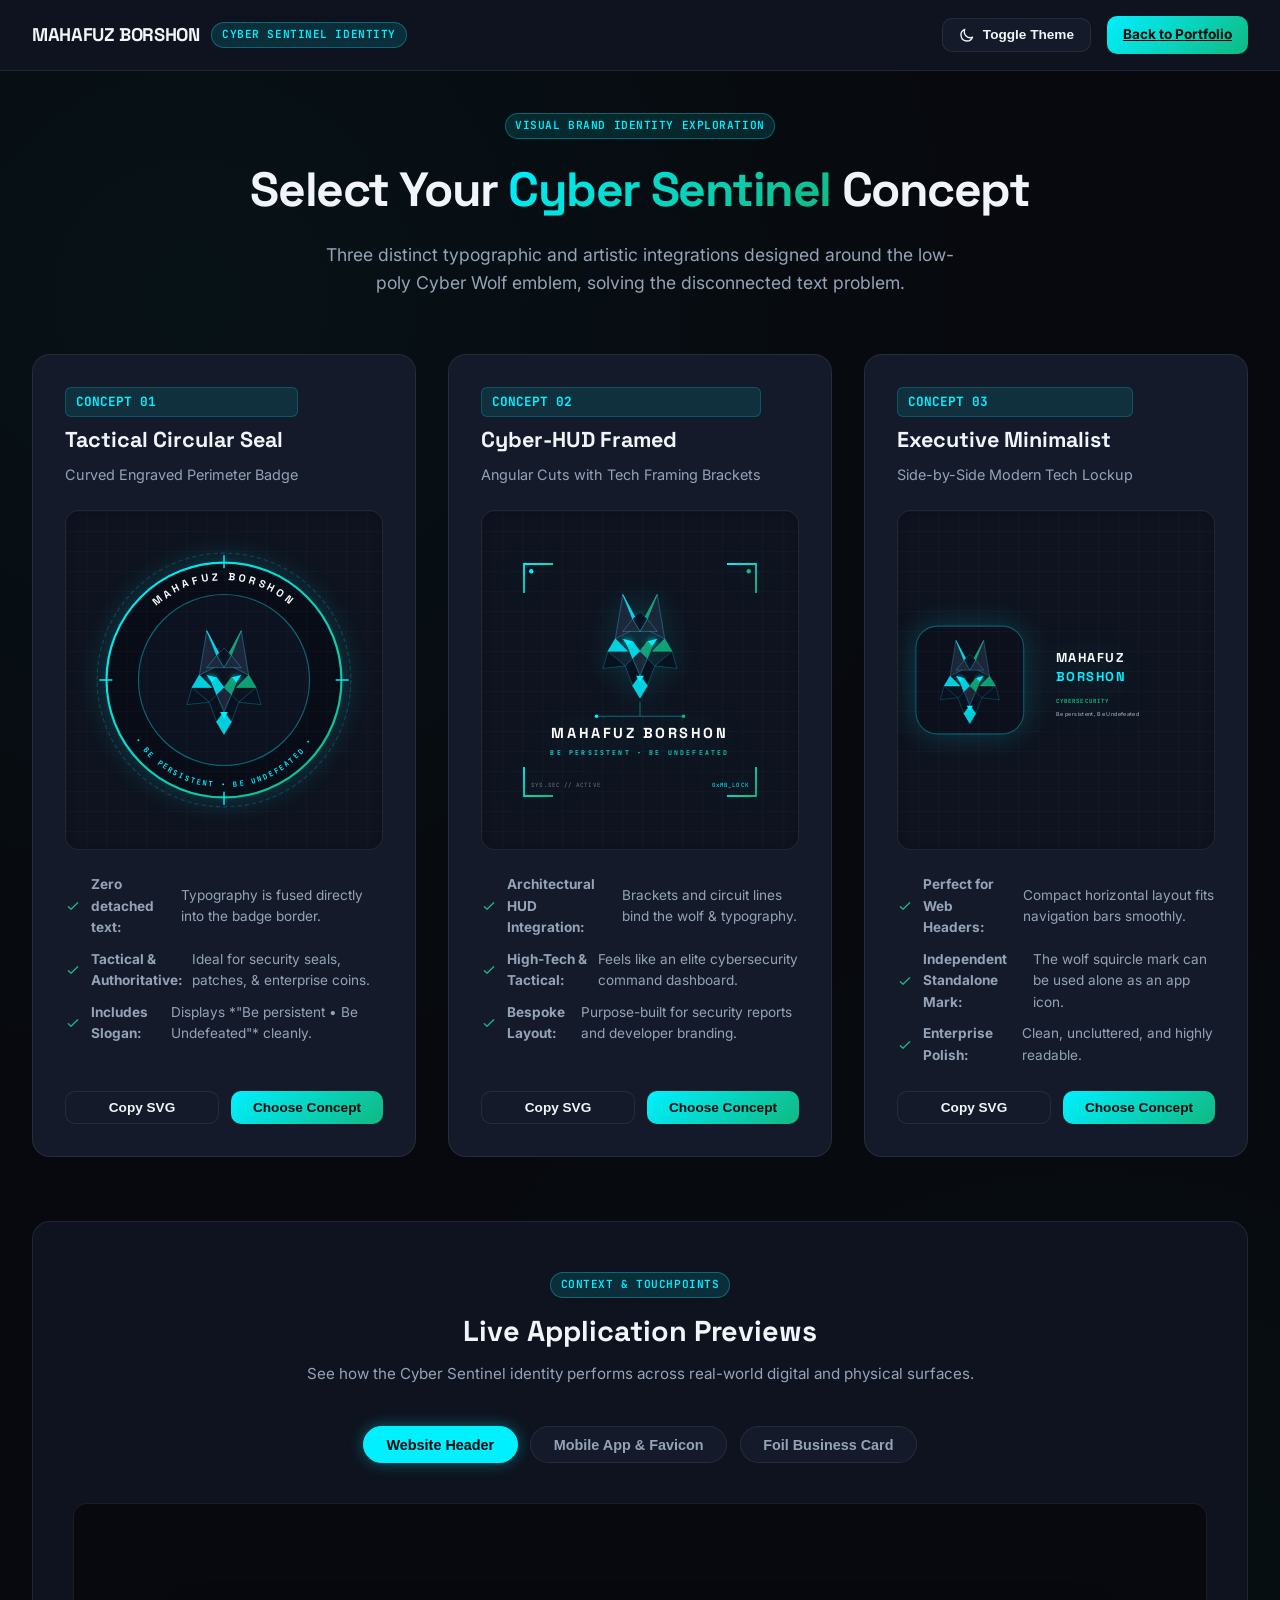
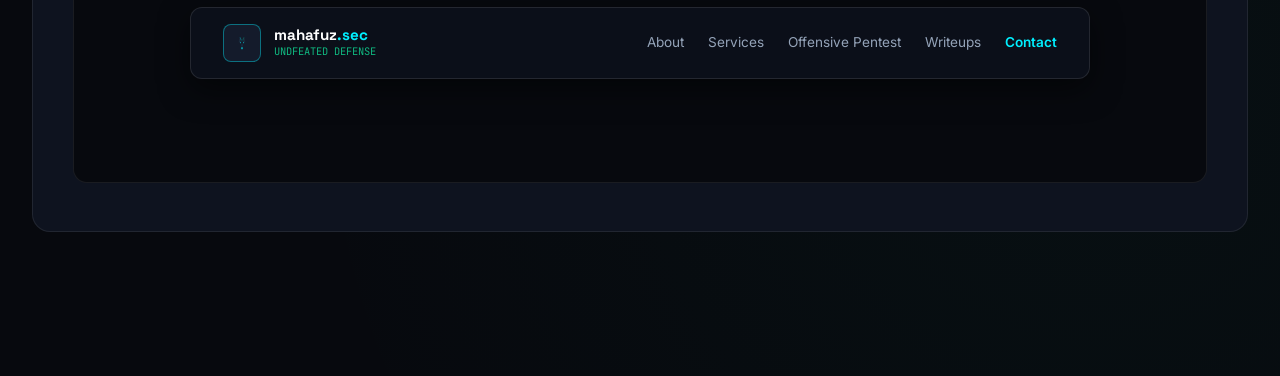
<file: logo-showcase.html>
<!DOCTYPE html>
<html lang="en" data-theme="dark">
<head>
  <meta charset="UTF-8">
  <meta name="viewport" content="width=device-width, initial-scale=1.0">
  <title>Mahafuz Borshon — Brand Identity &amp; Logo Design Showcase</title>
  <link rel="preconnect" href="https://fonts.googleapis.com">
  <link rel="preconnect" href="https://fonts.gstatic.com" crossorigin>
  <link href="https://fonts.googleapis.com/css2?family=Inter:wght@400;500;600;700&family=JetBrains+Mono:wght@500;700&family=Space+Grotesk:wght@600;700;800&family=Syne:wght@700;800&display=swap" rel="stylesheet">
  <style>
    :root {
      --bg-base: #07090e;
      --bg-surface: #0e131f;
      --bg-card: #141a29;
      --bg-card-hover: #192236;
      --border-subtle: rgba(255, 255, 255, 0.08);
      --border-active: rgba(0, 240, 255, 0.4);
      --text-main: #f1f5f9;
      --text-muted: #94a3b8;
      --cyan: #00f0ff;
      --cyan-glow: rgba(0, 240, 255, 0.35);
      --mint: #10b981;
      --mint-glow: rgba(16, 185, 129, 0.35);
      --gold: #f59e0b;
      --card-radius: 18px;
    }

    [data-theme="light"] {
      --bg-base: #f4f6fb;
      --bg-surface: #ffffff;
      --bg-card: #ffffff;
      --bg-card-hover: #f8fafc;
      --border-subtle: rgba(0, 0, 0, 0.08);
      --border-active: rgba(0, 163, 255, 0.5);
      --text-main: #0f172a;
      --text-muted: #64748b;
      --cyan: #0284c7;
      --cyan-glow: rgba(2, 132, 199, 0.2);
      --mint: #059669;
      --mint-glow: rgba(5, 150, 105, 0.2);
      --gold: #d97706;
    }

    * {
      box-sizing: border-box;
      margin: 0;
      padding: 0;
    }

    body {
      font-family: 'Inter', sans-serif;
      background-color: var(--bg-base);
      color: var(--text-main);
      min-height: 100vh;
      display: flex;
      flex-direction: column;
      line-height: 1.6;
      transition: background-color 0.3s ease, color 0.3s ease;
      background-image: 
        radial-gradient(circle at 15% 15%, rgba(0, 240, 255, 0.04) 0%, transparent 40%),
        radial-gradient(circle at 85% 85%, rgba(16, 185, 129, 0.04) 0%, transparent 40%);
    }

    /* Top Bar */
    .topbar {
      border-bottom: 1px solid var(--border-subtle);
      background: var(--bg-surface);
      backdrop-filter: blur(12px);
      position: sticky;
      top: 0;
      z-index: 100;
      padding: 1rem 2rem;
      display: flex;
      justify-content: space-between;
      align-items: center;
    }

    .brand-title {
      font-family: 'Space Grotesk', sans-serif;
      font-size: 1.15rem;
      font-weight: 700;
      letter-spacing: -0.02em;
      display: flex;
      align-items: center;
      gap: 0.75rem;
    }

    .badge-tag {
      font-family: 'JetBrains Mono', monospace;
      font-size: 0.7rem;
      font-weight: 600;
      background: rgba(0, 240, 255, 0.12);
      color: var(--cyan);
      border: 1px solid rgba(0, 240, 255, 0.3);
      padding: 0.2rem 0.6rem;
      border-radius: 99px;
      text-transform: uppercase;
      letter-spacing: 0.05em;
    }

    .controls {
      display: flex;
      gap: 1rem;
      align-items: center;
    }

    .btn {
      background: var(--bg-card);
      border: 1px solid var(--border-subtle);
      color: var(--text-main);
      font-size: 0.85rem;
      font-weight: 600;
      padding: 0.5rem 1rem;
      border-radius: 10px;
      cursor: pointer;
      display: inline-flex;
      align-items: center;
      gap: 0.5rem;
      transition: all 0.2s ease;
    }

    .btn:hover {
      background: var(--bg-card-hover);
      border-color: var(--border-active);
      box-shadow: 0 0 15px var(--cyan-glow);
    }

    .btn-primary {
      background: linear-gradient(135deg, var(--cyan), var(--mint));
      color: #07090e;
      border: none;
      font-weight: 700;
    }

    .btn-primary:hover {
      transform: translateY(-2px);
      box-shadow: 0 4px 20px var(--cyan-glow);
    }

    /* Main Container */
    .container {
      max-width: 1350px;
      margin: 0 auto;
      padding: 2.5rem 2rem 5rem;
      width: 100%;
    }

    .header-intro {
      text-align: center;
      margin-bottom: 3.5rem;
    }

    .header-intro h1 {
      font-family: 'Space Grotesk', sans-serif;
      font-size: clamp(2rem, 4vw, 3rem);
      font-weight: 800;
      letter-spacing: -0.03em;
      margin-bottom: 0.8rem;
    }

    .header-intro h1 span {
      background: linear-gradient(135deg, var(--cyan), var(--mint));
      -webkit-background-clip: text;
      -webkit-text-fill-color: transparent;
    }

    .header-intro p {
      color: var(--text-muted);
      font-size: 1.1rem;
      max-width: 650px;
      margin: 0 auto;
    }

    /* Options Grid */
    .options-grid {
      display: grid;
      grid-template-columns: repeat(auto-fit, minmax(380px, 1fr));
      gap: 2rem;
      margin-bottom: 4rem;
    }

    .option-card {
      background: var(--bg-card);
      border: 1px solid var(--border-subtle);
      border-radius: var(--card-radius);
      padding: 2rem;
      display: flex;
      flex-direction: column;
      transition: all 0.3s cubic-bezier(0.16, 1, 0.3, 1);
      position: relative;
      overflow: hidden;
    }

    .option-card::before {
      content: '';
      position: absolute;
      top: 0;
      left: 0;
      right: 0;
      height: 3px;
      background: linear-gradient(90deg, transparent, var(--cyan), transparent);
      opacity: 0;
      transition: opacity 0.3s ease;
    }

    .option-card:hover {
      transform: translateY(-6px);
      border-color: var(--border-active);
      box-shadow: 0 12px 35px rgba(0, 0, 0, 0.4), 0 0 25px var(--cyan-glow);
    }

    .option-card:hover::before {
      opacity: 1;
    }

    .option-header {
      display: flex;
      justify-content: space-between;
      align-items: flex-start;
      margin-bottom: 1.5rem;
    }

    .option-num {
      font-family: 'JetBrains Mono', monospace;
      font-size: 0.8rem;
      font-weight: 700;
      color: var(--cyan);
      background: rgba(0, 240, 255, 0.1);
      padding: 0.25rem 0.6rem;
      border-radius: 6px;
      border: 1px solid rgba(0, 240, 255, 0.2);
    }

    .option-title {
      font-family: 'Space Grotesk', sans-serif;
      font-size: 1.35rem;
      font-weight: 700;
      margin-top: 0.4rem;
    }

    .option-desc {
      font-size: 0.9rem;
      color: var(--text-muted);
      margin-top: 0.3rem;
    }

    /* Logo Canvas Box */
    .logo-canvas {
      background: var(--bg-surface);
      border: 1px solid var(--border-subtle);
      border-radius: 14px;
      height: 340px;
      display: flex;
      align-items: center;
      justify-content: center;
      margin-bottom: 1.5rem;
      position: relative;
      overflow: hidden;
      box-shadow: inset 0 2px 8px rgba(0, 0, 0, 0.2);
    }

    .logo-canvas::after {
      content: '';
      position: absolute;
      inset: 0;
      background-image: 
        linear-gradient(rgba(255, 255, 255, 0.02) 1px, transparent 1px),
        linear-gradient(90deg, rgba(255, 255, 255, 0.02) 1px, transparent 1px);
      background-size: 20px 20px;
      pointer-events: none;
    }

    .logo-svg {
      width: 100%;
      height: 100%;
      max-height: 290px;
      filter: drop-shadow(0 0 15px rgba(0, 240, 255, 0.2));
      transition: filter 0.3s ease, transform 0.3s ease;
    }

    .option-card:hover .logo-svg {
      filter: drop-shadow(0 0 25px rgba(0, 240, 255, 0.45));
      transform: scale(1.02);
    }

    /* Strengths Pill list */
    .feature-list {
      list-style: none;
      display: flex;
      flex-direction: column;
      gap: 0.6rem;
      margin-bottom: 1.5rem;
      flex-grow: 1;
    }

    .feature-item {
      font-size: 0.85rem;
      display: flex;
      align-items: center;
      gap: 0.6rem;
      color: var(--text-muted);
    }

    .feature-item svg {
      width: 16px;
      height: 16px;
      color: var(--mint);
      flex-shrink: 0;
    }

    /* Card Actions */
    .card-actions {
      display: flex;
      gap: 0.75rem;
      margin-top: auto;
    }

    .card-actions .btn {
      flex: 1;
      justify-content: center;
    }

    /* Real-World Mockup Section */
    .mockup-section {
      background: var(--bg-surface);
      border: 1px solid var(--border-subtle);
      border-radius: var(--card-radius);
      padding: 3rem 2.5rem;
      margin-bottom: 4rem;
    }

    .section-title-wrap {
      text-align: center;
      margin-bottom: 2.5rem;
    }

    .section-title {
      font-family: 'Space Grotesk', sans-serif;
      font-size: 1.8rem;
      font-weight: 700;
      margin-bottom: 0.5rem;
    }

    .mockup-tabs {
      display: flex;
      justify-content: center;
      gap: 0.8rem;
      margin-bottom: 2.5rem;
      flex-wrap: wrap;
    }

    .tab-btn {
      background: var(--bg-card);
      border: 1px solid var(--border-subtle);
      color: var(--text-muted);
      font-size: 0.9rem;
      font-weight: 600;
      padding: 0.6rem 1.4rem;
      border-radius: 99px;
      cursor: pointer;
      transition: all 0.2s ease;
    }

    .tab-btn.active, .tab-btn:hover {
      background: var(--cyan);
      color: #07090e;
      border-color: var(--cyan);
      box-shadow: 0 0 15px var(--cyan-glow);
    }

    .mockup-display {
      background: var(--bg-base);
      border: 1px solid var(--border-subtle);
      border-radius: 14px;
      min-height: 280px;
      padding: 2.5rem;
      display: flex;
      align-items: center;
      justify-content: center;
    }

    .tab-content {
      display: none;
      width: 100%;
    }

    .tab-content.active {
      display: flex;
      align-items: center;
      justify-content: center;
      animation: fadeIn 0.3s ease;
    }

    @keyframes fadeIn {
      from { opacity: 0; transform: translateY(6px); }
      to { opacity: 1; transform: translateY(0); }
    }

    /* Website Header Preview */
    .header-preview-bar {
      background: #0b0f19;
      border: 1px solid rgba(255, 255, 255, 0.1);
      border-radius: 12px;
      padding: 1rem 2rem;
      width: 100%;
      max-width: 900px;
      display: flex;
      justify-content: space-between;
      align-items: center;
      box-shadow: 0 10px 30px rgba(0, 0, 0, 0.5);
    }

    .nav-mock-links {
      display: flex;
      gap: 1.5rem;
      font-size: 0.85rem;
      color: #94a3b8;
    }

    /* Business Card Preview */
    .business-card-mock {
      width: 480px;
      height: 270px;
      background: linear-gradient(135deg, #11151e 0%, #080a0f 100%);
      border: 1px solid rgba(255, 255, 255, 0.12);
      border-radius: 12px;
      padding: 2.2rem;
      box-shadow: 0 20px 40px rgba(0, 0, 0, 0.6), 0 0 30px rgba(0, 240, 255, 0.1);
      display: flex;
      flex-direction: column;
      justify-content: space-between;
      position: relative;
      overflow: hidden;
    }

    .card-foil-shine {
      position: absolute;
      top: -50%;
      right: -50%;
      width: 200%;
      height: 200%;
      background: radial-gradient(circle, rgba(0, 240, 255, 0.08) 0%, transparent 60%);
      pointer-events: none;
    }

    /* App Icon / Favicon Preview */
    .icon-grid-mock {
      display: flex;
      gap: 2.5rem;
      align-items: center;
      justify-content: center;
      flex-wrap: wrap;
    }

    .app-icon-squircle {
      width: 100px;
      height: 100px;
      background: linear-gradient(145deg, #141b2b, #090d15);
      border: 1px solid rgba(0, 240, 255, 0.3);
      border-radius: 24px;
      display: flex;
      align-items: center;
      justify-content: center;
      box-shadow: 0 10px 25px rgba(0, 0, 0, 0.5), 0 0 20px var(--cyan-glow);
    }

    .favicon-circle {
      width: 48px;
      height: 48px;
      background: #0b0f19;
      border: 1px solid rgba(0, 240, 255, 0.4);
      border-radius: 50%;
      display: flex;
      align-items: center;
      justify-content: center;
      box-shadow: 0 4px 12px rgba(0, 0, 0, 0.4);
    }

    /* Toast Notification */
    .toast {
      position: fixed;
      bottom: 2rem;
      right: 2rem;
      background: #0f172a;
      border: 1px solid var(--cyan);
      color: #fff;
      padding: 0.8rem 1.5rem;
      border-radius: 10px;
      font-size: 0.9rem;
      display: flex;
      align-items: center;
      gap: 0.6rem;
      box-shadow: 0 10px 25px rgba(0, 0, 0, 0.5), 0 0 20px var(--cyan-glow);
      transform: translateY(100px);
      opacity: 0;
      transition: all 0.3s cubic-bezier(0.16, 1, 0.3, 1);
      z-index: 999;
    }

    .toast.show {
      transform: translateY(0);
      opacity: 1;
    }

    /* SVG Low-Poly Wolf Styles */
    .wolf-poly-base { fill: #0f172a; stroke: #00f0ff; stroke-width: 1.5; stroke-linejoin: round; }
    .wolf-poly-cyan { fill: #00f0ff; fill-opacity: 0.85; stroke: #00f0ff; stroke-width: 1.2; }
    .wolf-poly-mint { fill: #10b981; fill-opacity: 0.85; stroke: #10b981; stroke-width: 1.2; }
    .wolf-poly-dark { fill: #0a1120; fill-opacity: 0.95; stroke: #00f0ff; stroke-opacity: 0.4; stroke-width: 1.2; }
    .wolf-poly-mid  { fill: #1e293b; fill-opacity: 0.9; stroke: #38bdf8; stroke-opacity: 0.6; stroke-width: 1.2; }
    .wolf-eye-glow  { fill: #00f0ff; filter: drop-shadow(0 0 6px #00f0ff); }
  </style>
</head>
<body>

  <!-- Top Bar -->
  <header class="topbar">
    <div class="brand-title">
      <span>MAHAFUZ BORSHON</span>
      <span class="badge-tag">CYBER SENTINEL IDENTITY</span>
    </div>
    <div class="controls">
      <button class="btn" id="theme-toggle" aria-label="Toggle Theme">
        <svg width="16" height="16" fill="none" stroke="currentColor" viewBox="0 0 24 24"><path stroke-linecap="round" stroke-linejoin="round" stroke-width="2" d="M20.354 15.354A9 9 0 018.646 3.646 9.003 9.003 0 0012 21a9.003 9.003 0 008.354-5.646z"></path></svg>
        <span>Toggle Theme</span>
      </button>
      <a href="index.html" class="btn btn-primary">Back to Portfolio</a>
    </div>
  </header>

  <!-- Container -->
  <main class="container">
    
    <div class="header-intro">
      <span class="badge-tag" style="margin-bottom: 0.8rem; display: inline-block;">Visual Brand Identity Exploration</span>
      <h1>Select Your <span>Cyber Sentinel</span> Concept</h1>
      <p>Three distinct typographic and artistic integrations designed around the low-poly Cyber Wolf emblem, solving the disconnected text problem.</p>
    </div>

    <!-- 3 Options Grid -->
    <div class="options-grid">

      <!-- ================= OPTION 1: TACTICAL CIRCULAR SEAL ================= -->
      <div class="option-card" id="card-opt1">
        <div class="option-header">
          <div>
            <div class="option-num">CONCEPT 01</div>
            <h3 class="option-title">Tactical Circular Seal</h3>
            <p class="option-desc">Curved Engraved Perimeter Badge</p>
          </div>
        </div>

        <div class="logo-canvas">
          <svg class="logo-svg" viewBox="0 0 400 400" xmlns="http://www.w3.org/2000/svg">
            <defs>
              <!-- Arc Paths for Curved Text -->
              <!-- Top Arc (starts left, curves over top to right) -->
              <path id="arc-top-1" d="M 62,200 A 138,138 0 0,1 338,200" fill="none"/>
              <!-- Bottom Arc (starts left, curves under bottom to right, upright text) -->
              <path id="arc-bottom-1" d="M 52,200 A 148,148 0 0,0 348,200" fill="none"/>
              <linearGradient id="grad-cyan-mint-1" x1="0%" y1="0%" x2="100%" y2="100%">
                <stop offset="0%" stop-color="#00f0ff" />
                <stop offset="100%" stop-color="#10b981" />
              </linearGradient>
            </defs>

            <!-- Outer Rings & Radar Elements -->
            <circle cx="200" cy="200" r="175" fill="none" stroke="rgba(0, 240, 255, 0.2)" stroke-width="1.5" stroke-dasharray="6,4" />
            <circle cx="200" cy="200" r="162" fill="#080c16" stroke="url(#grad-cyan-mint-1)" stroke-width="3" />
            <circle cx="200" cy="200" r="118" fill="#0c1220" stroke="rgba(0, 240, 255, 0.4)" stroke-width="1.5" />
            
            <!-- Radar crosshairs -->
            <line x1="200" y1="28" x2="200" y2="46" stroke="#00f0ff" stroke-width="2"/>
            <line x1="200" y1="354" x2="200" y2="372" stroke="#00f0ff" stroke-width="2"/>
            <line x1="28" y1="200" x2="46" y2="200" stroke="#00f0ff" stroke-width="2"/>
            <line x1="354" y1="200" x2="372" y2="200" stroke="#00f0ff" stroke-width="2"/>

            <!-- Curved Engraved Typography -->
            <text font-family="'Space Grotesk', 'Inter', sans-serif" font-size="14.5" font-weight="700" fill="#f8fafc" letter-spacing="4.5">
              <textPath href="#arc-top-1" startOffset="50%" text-anchor="middle">MAHAFUZ BORSHON</textPath>
            </text>
            <text font-family="'JetBrains Mono', monospace" font-size="10" font-weight="700" fill="#00f0ff" letter-spacing="3.2">
              <textPath href="#arc-bottom-1" startOffset="50%" text-anchor="middle">• BE PERSISTENT • BE UNDEFEATED •</textPath>
            </text>

            <!-- Central Low-Poly Cyber Wolf (Scale adjusted) -->
            <g transform="translate(200, 200) scale(0.68) translate(-200, -200)">
              <!-- Ears -->
              <polygon points="150,190 165,100 200,165" class="wolf-poly-mid" />
              <polygon points="250,190 235,100 200,165" class="wolf-poly-mid" />
              <polygon points="165,100 185,150 200,165" class="wolf-poly-cyan" />
              <polygon points="235,100 215,150 200,165" class="wolf-poly-mint" />

              <!-- Crown / Forehead -->
              <polygon points="185,150 200,135 215,150 200,175" class="wolf-poly-dark" />
              <polygon points="165,175 185,150 200,175" class="wolf-poly-mid" />
              <polygon points="235,175 215,150 200,175" class="wolf-poly-mid" />

              <!-- Cheek Fluffs -->
              <polygon points="135,215 150,190 175,215" class="wolf-poly-cyan" />
              <polygon points="265,215 250,190 225,215" class="wolf-poly-mint" />
              <polygon points="125,250 135,215 170,245" class="wolf-poly-dark" />
              <polygon points="275,250 265,215 230,245" class="wolf-poly-dark" />

              <!-- Eyes & Brow -->
              <polygon points="165,190 185,195 175,205" class="wolf-eye-glow" />
              <polygon points="235,190 215,195 225,205" class="wolf-eye-glow" />
              <polygon points="175,205 185,195 200,215 185,230" class="wolf-poly-cyan" />
              <polygon points="225,205 215,195 200,215 215,230" class="wolf-poly-mint" />

              <!-- Bridge & Muzzle -->
              <polygon points="185,230 200,215 215,230 200,265" class="wolf-poly-mid" />
              <polygon points="170,245 185,230 200,265 185,285" class="wolf-poly-dark" />
              <polygon points="230,245 215,230 200,265 215,285" class="wolf-poly-dark" />

              <!-- Nose & Chin -->
              <polygon points="192,265 208,265 200,278" fill="#00f0ff" />
              <polygon points="185,285 200,265 215,285 200,310" class="wolf-poly-cyan" />
            </g>
          </svg>
        </div>

        <ul class="feature-list">
          <li class="feature-item">
            <svg fill="none" stroke="currentColor" viewBox="0 0 24 24"><path stroke-linecap="round" stroke-linejoin="round" stroke-width="2" d="M5 13l4 4L19 7"/></svg>
            <strong>Zero detached text:</strong> Typography is fused directly into the badge border.
          </li>
          <li class="feature-item">
            <svg fill="none" stroke="currentColor" viewBox="0 0 24 24"><path stroke-linecap="round" stroke-linejoin="round" stroke-width="2" d="M5 13l4 4L19 7"/></svg>
            <strong>Tactical &amp; Authoritative:</strong> Ideal for security seals, patches, &amp; enterprise coins.
          </li>
          <li class="feature-item">
            <svg fill="none" stroke="currentColor" viewBox="0 0 24 24"><path stroke-linecap="round" stroke-linejoin="round" stroke-width="2" d="M5 13l4 4L19 7"/></svg>
            <strong>Includes Slogan:</strong> Displays *"Be persistent • Be Undefeated"* cleanly.
          </li>
        </ul>

        <div class="card-actions">
          <button class="btn btn-copy" onclick="copySvg('card-opt1')">Copy SVG</button>
          <button class="btn btn-primary" onclick="selectConcept('Tactical Circular Seal')">Choose Concept</button>
        </div>
      </div>

      <!-- ================= OPTION 2: HUD ANGULAR GEOMETRIC ================= -->
      <div class="option-card" id="card-opt2">
        <div class="option-header">
          <div>
            <div class="option-num">CONCEPT 02</div>
            <h3 class="option-title">Cyber-HUD Framed</h3>
            <p class="option-desc">Angular Cuts with Tech Framing Brackets</p>
          </div>
        </div>

        <div class="logo-canvas">
          <svg class="logo-svg" viewBox="0 0 400 400" xmlns="http://www.w3.org/2000/svg">
            <defs>
              <linearGradient id="grad-bracket" x1="0%" y1="0%" x2="100%" y2="100%">
                <stop offset="0%" stop-color="#00f0ff" />
                <stop offset="100%" stop-color="#10b981" />
              </linearGradient>
            </defs>

            <!-- Tech HUD Corner Framing Brackets -->
            <path d="M 40,80 L 40,40 L 80,40" fill="none" stroke="url(#grad-bracket)" stroke-width="2.5" />
            <path d="M 360,80 L 360,40 L 320,40" fill="none" stroke="url(#grad-bracket)" stroke-width="2.5" />
            <path d="M 40,320 L 40,360 L 80,360" fill="none" stroke="url(#grad-bracket)" stroke-width="2.5" />
            <path d="M 360,320 L 360,360 L 320,360" fill="none" stroke="url(#grad-bracket)" stroke-width="2.5" />

            <!-- Status Indicator Dots -->
            <circle cx="50" cy="50" r="3" fill="#00f0ff" />
            <circle cx="350" cy="50" r="3" fill="#10b981" />
            <text x="50" y="348" font-family="'JetBrains Mono', monospace" font-size="8" fill="#64748b" letter-spacing="1.5">SYS.SEC // ACTIVE</text>
            <text x="350" y="348" font-family="'JetBrains Mono', monospace" font-size="8" fill="#00f0ff" text-anchor="end" letter-spacing="1.5">0xMB_LOCK</text>

            <!-- Cyber Wolf (Upper center) -->
            <g transform="translate(200, 150) scale(0.68) translate(-200, -200)">
              <!-- Ears -->
              <polygon points="150,190 165,100 200,165" class="wolf-poly-mid" />
              <polygon points="250,190 235,100 200,165" class="wolf-poly-mid" />
              <polygon points="165,100 185,150 200,165" class="wolf-poly-cyan" />
              <polygon points="235,100 215,150 200,165" class="wolf-poly-mint" />

              <!-- Crown / Forehead -->
              <polygon points="185,150 200,135 215,150 200,175" class="wolf-poly-dark" />
              <polygon points="165,175 185,150 200,175" class="wolf-poly-mid" />
              <polygon points="235,175 215,150 200,175" class="wolf-poly-mid" />

              <!-- Cheek Fluffs -->
              <polygon points="135,215 150,190 175,215" class="wolf-poly-cyan" />
              <polygon points="265,215 250,190 225,215" class="wolf-poly-mint" />
              <polygon points="125,250 135,215 170,245" class="wolf-poly-dark" />
              <polygon points="275,250 265,215 230,245" class="wolf-poly-dark" />

              <!-- Eyes & Brow -->
              <polygon points="165,190 185,195 175,205" class="wolf-eye-glow" />
              <polygon points="235,190 215,195 225,205" class="wolf-eye-glow" />
              <polygon points="175,205 185,195 200,215 185,230" class="wolf-poly-cyan" />
              <polygon points="225,205 215,195 200,215 215,230" class="wolf-poly-mint" />

              <!-- Bridge & Muzzle -->
              <polygon points="185,230 200,215 215,230 200,265" class="wolf-poly-mid" />
              <polygon points="170,245 185,230 200,265 185,285" class="wolf-poly-dark" />
              <polygon points="230,245 215,230 200,265 215,285" class="wolf-poly-dark" />

              <!-- Nose & Chin -->
              <polygon points="192,265 208,265 200,278" fill="#00f0ff" />
              <polygon points="185,285 200,265 215,285 200,310" class="wolf-poly-cyan" />
            </g>

            <!-- Custom Geometric Typography Lockup -->
            <!-- Circuit trace linking wolf to name -->
            <path d="M 200,230 L 200,250 M 140,250 L 260,250" stroke="rgba(0, 240, 255, 0.4)" stroke-width="1.5" />
            <circle cx="140" cy="250" r="2.5" fill="#00f0ff" />
            <circle cx="260" cy="250" r="2.5" fill="#10b981" />

            <text x="200" y="280" font-family="'Space Grotesk', sans-serif" font-size="20" font-weight="800" fill="#ffffff" text-anchor="middle" letter-spacing="3.5">MAHAFUZ BORSHON</text>
            <text x="200" y="304" font-family="'JetBrains Mono', monospace" font-size="9" font-weight="700" fill="url(#grad-bracket)" text-anchor="middle" letter-spacing="3">BE PERSISTENT • BE UNDEFEATED</text>
          </svg>
        </div>

        <ul class="feature-list">
          <li class="feature-item">
            <svg fill="none" stroke="currentColor" viewBox="0 0 24 24"><path stroke-linecap="round" stroke-linejoin="round" stroke-width="2" d="M5 13l4 4L19 7"/></svg>
            <strong>Architectural HUD Integration:</strong> Brackets and circuit lines bind the wolf &amp; typography.
          </li>
          <li class="feature-item">
            <svg fill="none" stroke="currentColor" viewBox="0 0 24 24"><path stroke-linecap="round" stroke-linejoin="round" stroke-width="2" d="M5 13l4 4L19 7"/></svg>
            <strong>High-Tech &amp; Tactical:</strong> Feels like an elite cybersecurity command dashboard.
          </li>
          <li class="feature-item">
            <svg fill="none" stroke="currentColor" viewBox="0 0 24 24"><path stroke-linecap="round" stroke-linejoin="round" stroke-width="2" d="M5 13l4 4L19 7"/></svg>
            <strong>Bespoke Layout:</strong> Purpose-built for security reports and developer branding.
          </li>
        </ul>

        <div class="card-actions">
          <button class="btn btn-copy" onclick="copySvg('card-opt2')">Copy SVG</button>
          <button class="btn btn-primary" onclick="selectConcept('Cyber-HUD Framed')">Choose Concept</button>
        </div>
      </div>

      <!-- ================= OPTION 3: EXECUTIVE HORIZONTAL LOCKUP ================= -->
      <div class="option-card" id="card-opt3">
        <div class="option-header">
          <div>
            <div class="option-num">CONCEPT 03</div>
            <h3 class="option-title">Executive Minimalist</h3>
            <p class="option-desc">Side-by-Side Modern Tech Lockup</p>
          </div>
        </div>

        <div class="logo-canvas">
          <svg class="logo-svg" viewBox="0 0 440 220" xmlns="http://www.w3.org/2000/svg">
            <defs>
              <linearGradient id="grad-divider" x1="0%" y1="0%" x2="0%" y2="100%">
                <stop offset="0%" stop-color="rgba(0, 240, 255, 0)" />
                <stop offset="50%" stop-color="#00f0ff" />
                <stop offset="100%" stop-color="rgba(16, 185, 129, 0)" />
              </linearGradient>
            </defs>

            <!-- Wolf Icon on Left (Circular Squircle Backing) -->
            <rect x="25" y="35" width="150" height="150" rx="30" fill="#0b101c" stroke="rgba(0, 240, 255, 0.3)" stroke-width="1.5" />
            
            <g transform="translate(100, 110) scale(0.55) translate(-200, -200)">
              <!-- Ears -->
              <polygon points="150,190 165,100 200,165" class="wolf-poly-mid" />
              <polygon points="250,190 235,100 200,165" class="wolf-poly-mid" />
              <polygon points="165,100 185,150 200,165" class="wolf-poly-cyan" />
              <polygon points="235,100 215,150 200,165" class="wolf-poly-mint" />

              <!-- Crown / Forehead -->
              <polygon points="185,150 200,135 215,150 200,175" class="wolf-poly-dark" />
              <polygon points="165,175 185,150 200,175" class="wolf-poly-mid" />
              <polygon points="235,175 215,150 200,175" class="wolf-poly-mid" />

              <!-- Cheek Fluffs -->
              <polygon points="135,215 150,190 175,215" class="wolf-poly-cyan" />
              <polygon points="265,215 250,190 225,215" class="wolf-poly-mint" />
              <polygon points="125,250 135,215 170,245" class="wolf-poly-dark" />
              <polygon points="275,250 265,215 230,245" class="wolf-poly-dark" />

              <!-- Eyes & Brow -->
              <polygon points="165,190 185,195 175,205" class="wolf-eye-glow" />
              <polygon points="235,190 215,195 225,205" class="wolf-eye-glow" />
              <polygon points="175,205 185,195 200,215 185,230" class="wolf-poly-cyan" />
              <polygon points="225,205 215,195 200,215 215,230" class="wolf-poly-mint" />

              <!-- Bridge & Muzzle -->
              <polygon points="185,230 200,215 215,230 200,265" class="wolf-poly-mid" />
              <polygon points="170,245 185,230 200,265 185,285" class="wolf-poly-dark" />
              <polygon points="230,245 215,230 200,265 215,285" class="wolf-poly-dark" />

              <!-- Nose & Chin -->
              <polygon points="192,265 208,265 200,278" fill="#00f0ff" />
              <polygon points="185,285 200,265 215,285 200,310" class="wolf-poly-cyan" />
            </g>

            <!-- Glowing Laser Divider -->
            <line x1="200" y1="40" x2="200" y2="180" stroke="url(#grad-divider)" stroke-width="2" />

            <!-- Clean Typography Hierarchy on Right -->
            <text x="220" y="85" font-family="'Space Grotesk', sans-serif" font-size="18" font-weight="800" fill="#f8fafc" letter-spacing="2">MAHAFUZ</text>
            <text x="220" y="112" font-family="'Space Grotesk', sans-serif" font-size="18" font-weight="800" fill="#00f0ff" letter-spacing="2">BORSHON</text>
            
            <text x="220" y="142" font-family="'JetBrains Mono', monospace" font-size="8" font-weight="700" fill="#10b981" letter-spacing="1.5">CYBERSECURITY</text>
            <text x="220" y="160" font-family="'Inter', sans-serif" font-size="7.5" font-weight="500" fill="#94a3b8" letter-spacing="0.5">Be persistent, Be Undefeated</text>
          </svg>
        </div>

        <ul class="feature-list">
          <li class="feature-item">
            <svg fill="none" stroke="currentColor" viewBox="0 0 24 24"><path stroke-linecap="round" stroke-linejoin="round" stroke-width="2" d="M5 13l4 4L19 7"/></svg>
            <strong>Perfect for Web Headers:</strong> Compact horizontal layout fits navigation bars smoothly.
          </li>
          <li class="feature-item">
            <svg fill="none" stroke="currentColor" viewBox="0 0 24 24"><path stroke-linecap="round" stroke-linejoin="round" stroke-width="2" d="M5 13l4 4L19 7"/></svg>
            <strong>Independent Standalone Mark:</strong> The wolf squircle mark can be used alone as an app icon.
          </li>
          <li class="feature-item">
            <svg fill="none" stroke="currentColor" viewBox="0 0 24 24"><path stroke-linecap="round" stroke-linejoin="round" stroke-width="2" d="M5 13l4 4L19 7"/></svg>
            <strong>Enterprise Polish:</strong> Clean, uncluttered, and highly readable.
          </li>
        </ul>

        <div class="card-actions">
          <button class="btn btn-copy" onclick="copySvg('card-opt3')">Copy SVG</button>
          <button class="btn btn-primary" onclick="selectConcept('Executive Minimalist')">Choose Concept</button>
        </div>
      </div>

    </div>

    <!-- Real-World Mockup Interactive Tab Section -->
    <section class="mockup-section">
      <div class="section-title-wrap">
        <span class="badge-tag" style="margin-bottom: 0.6rem; display: inline-block;">Context &amp; Touchpoints</span>
        <h2 class="section-title">Live Application Previews</h2>
        <p style="color: var(--text-muted); font-size: 0.95rem;">See how the Cyber Sentinel identity performs across real-world digital and physical surfaces.</p>
      </div>

      <div class="mockup-tabs">
        <button class="tab-btn active" onclick="switchTab('nav-mock')">Website Header</button>
        <button class="tab-btn" onclick="switchTab('app-mock')">Mobile App &amp; Favicon</button>
        <button class="tab-btn" onclick="switchTab('card-mock')">Foil Business Card</button>
      </div>

      <div class="mockup-display">

        <!-- Tab 1: Header Preview -->
        <div id="nav-mock" class="tab-content active">
          <div class="header-preview-bar">
            <!-- Mini Logo -->
            <div style="display: flex; align-items: center; gap: 0.8rem;">
              <div style="width: 38px; height: 38px; background: #141b2b; border: 1px solid rgba(0, 240, 255, 0.4); border-radius: 8px; display: flex; align-items: center; justify-content: center;">
                <svg width="24" height="24" viewBox="0 0 400 400">
                  <polygon points="150,190 165,100 200,165" class="wolf-poly-mid" />
                  <polygon points="250,190 235,100 200,165" class="wolf-poly-mid" />
                  <polygon points="165,100 185,150 200,165" class="wolf-poly-cyan" />
                  <polygon points="235,100 215,150 200,165" class="wolf-poly-mint" />
                  <polygon points="185,150 200,135 215,150 200,175" class="wolf-poly-dark" />
                  <polygon points="165,190 185,195 175,205" class="wolf-eye-glow" />
                  <polygon points="235,190 215,195 225,205" class="wolf-eye-glow" />
                  <polygon points="185,230 200,215 215,230 200,265" class="wolf-poly-mid" />
                  <polygon points="185,285 200,265 215,285 200,310" class="wolf-poly-cyan" />
                </svg>
              </div>
              <div style="display: flex; flex-direction: column;">
                <span style="font-family: 'Space Grotesk', sans-serif; font-size: 0.95rem; font-weight: 700; color: #fff; line-height: 1.1;">mahafuz<span style="color: #00f0ff;">.sec</span></span>
                <span style="font-family: 'JetBrains Mono', monospace; font-size: 0.65rem; color: #10b981;">UNDFEATED DEFENSE</span>
              </div>
            </div>

            <!-- Mock Nav Links -->
            <div class="nav-mock-links">
              <span>About</span>
              <span>Services</span>
              <span>Offensive Pentest</span>
              <span>Writeups</span>
              <span style="color: #00f0ff; font-weight: 600;">Contact</span>
            </div>
          </div>
        </div>

        <!-- Tab 2: App Icon & Favicon -->
        <div id="app-mock" class="tab-content">
          <div class="icon-grid-mock">
            <div style="text-align: center;">
              <div class="app-icon-squircle">
                <svg width="60" height="60" viewBox="0 0 400 400">
                  <polygon points="150,190 165,100 200,165" class="wolf-poly-mid" />
                  <polygon points="250,190 235,100 200,165" class="wolf-poly-mid" />
                  <polygon points="165,100 185,150 200,165" class="wolf-poly-cyan" />
                  <polygon points="235,100 215,150 200,165" class="wolf-poly-mint" />
                  <polygon points="185,150 200,135 215,150 200,175" class="wolf-poly-dark" />
                  <polygon points="165,175 185,150 200,175" class="wolf-poly-mid" />
                  <polygon points="235,175 215,150 200,175" class="wolf-poly-mid" />
                  <polygon points="135,215 150,190 175,215" class="wolf-poly-cyan" />
                  <polygon points="265,215 250,190 225,215" class="wolf-poly-mint" />
                  <polygon points="165,190 185,195 175,205" class="wolf-eye-glow" />
                  <polygon points="235,190 215,195 225,205" class="wolf-eye-glow" />
                  <polygon points="175,205 185,195 200,215 185,230" class="wolf-poly-cyan" />
                  <polygon points="225,205 215,195 200,215 215,230" class="wolf-poly-mint" />
                  <polygon points="185,230 200,215 215,230 200,265" class="wolf-poly-mid" />
                  <polygon points="192,265 208,265 200,278" fill="#00f0ff" />
                  <polygon points="185,285 200,265 215,285 200,310" class="wolf-poly-cyan" />
                </svg>
              </div>
              <span style="font-size: 0.75rem; color: #94a3b8; margin-top: 0.6rem; display: block;">Mobile App (iOS/Android)</span>
            </div>

            <div style="text-align: center;">
              <div class="favicon-circle">
                <svg width="28" height="28" viewBox="0 0 400 400">
                  <polygon points="165,100 185,150 200,165" fill="#00f0ff" />
                  <polygon points="235,100 215,150 200,165" fill="#10b981" />
                  <polygon points="165,190 185,195 175,205" fill="#00f0ff" />
                  <polygon points="235,190 215,195 225,205" fill="#00f0ff" />
                  <polygon points="185,285 200,265 215,285 200,310" fill="#00f0ff" />
                </svg>
              </div>
              <span style="font-size: 0.75rem; color: #94a3b8; margin-top: 0.6rem; display: block;">Browser Favicon (32x32)</span>
            </div>
          </div>
        </div>

        <!-- Tab 3: Business Card -->
        <div id="card-mock" class="tab-content">
          <div class="business-card-mock">
            <div class="card-foil-shine"></div>
            <div style="display: flex; justify-content: space-between; align-items: flex-start;">
              <div>
                <div style="font-family: 'Space Grotesk', sans-serif; font-size: 1.15rem; font-weight: 800; color: #ffffff; letter-spacing: 1.5px;">MAHAFUZ BORSHON</div>
                <div style="font-family: 'JetBrains Mono', monospace; font-size: 0.7rem; color: #00f0ff; letter-spacing: 1.2px;">CHIEF SECURITY ARCHITECT</div>
              </div>
              <div style="width: 44px; height: 44px;">
                <svg width="100%" height="100%" viewBox="0 0 400 400">
                  <polygon points="150,190 165,100 200,165" fill="#e2e8f0" />
                  <polygon points="250,190 235,100 200,165" fill="#94a3b8" />
                  <polygon points="165,100 185,150 200,165" fill="#00f0ff" />
                  <polygon points="235,100 215,150 200,165" fill="#10b981" />
                  <polygon points="165,190 185,195 175,205" fill="#00f0ff" />
                  <polygon points="235,190 215,195 225,205" fill="#00f0ff" />
                  <polygon points="185,285 200,265 215,285 200,310" fill="#00f0ff" />
                </svg>
              </div>
            </div>

            <div style="display: flex; justify-content: space-between; align-items: flex-end; font-size: 0.75rem; color: #94a3b8;">
              <div style="display: flex; flex-direction: column; gap: 0.2rem;">
                <span>info@mahafuzborshon.com</span>
                <span>mahafuzborshon.github.io</span>
              </div>
              <div style="font-family: 'JetBrains Mono', monospace; color: #10b981; font-size: 0.65rem;">
                BE PERSISTENT • BE UNDEFEATED
              </div>
            </div>
          </div>
        </div>

      </div>
    </section>

  </main>

  <!-- Toast Notification -->
  <div id="toast" class="toast">
    <svg width="18" height="18" fill="none" stroke="#00f0ff" viewBox="0 0 24 24"><path stroke-linecap="round" stroke-linejoin="round" stroke-width="2" d="M5 13l4 4L19 7"/></svg>
    <span id="toast-msg">SVG Code Copied to Clipboard!</span>
  </div>

  <script>
    // Theme Switcher
    const themeBtn = document.getElementById('theme-toggle');
    themeBtn.addEventListener('click', () => {
      const current = document.documentElement.getAttribute('data-theme');
      const next = current === 'dark' ? 'light' : 'dark';
      document.documentElement.setAttribute('data-theme', next);
    });

    // Tab Switcher
    function switchTab(tabId) {
      document.querySelectorAll('.tab-btn').forEach(btn => btn.classList.remove('active'));
      document.querySelectorAll('.tab-content').forEach(content => content.classList.remove('active'));
      
      event.target.classList.add('active');
      document.getElementById(tabId).classList.add('active');
    }

    // Toast
    function showToast(msg) {
      const toast = document.getElementById('toast');
      const toastMsg = document.getElementById('toast-msg');
      toastMsg.innerText = msg;
      toast.classList.add('show');
      setTimeout(() => {
        toast.classList.remove('show');
      }, 2500);
    }

    // Copy SVG
    function copySvg(cardId) {
      const card = document.getElementById(cardId);
      const svg = card.querySelector('svg.logo-svg');
      if (svg) {
        navigator.clipboard.writeText(svg.outerHTML).then(() => {
          showToast('SVG vector code copied to clipboard!');
        });
      }
    }

    // Select Concept Alert
    function selectConcept(name) {
      showToast('Selected: ' + name + '! Ready to integrate.');
    }
  </script>
</body>
</html>
</file>
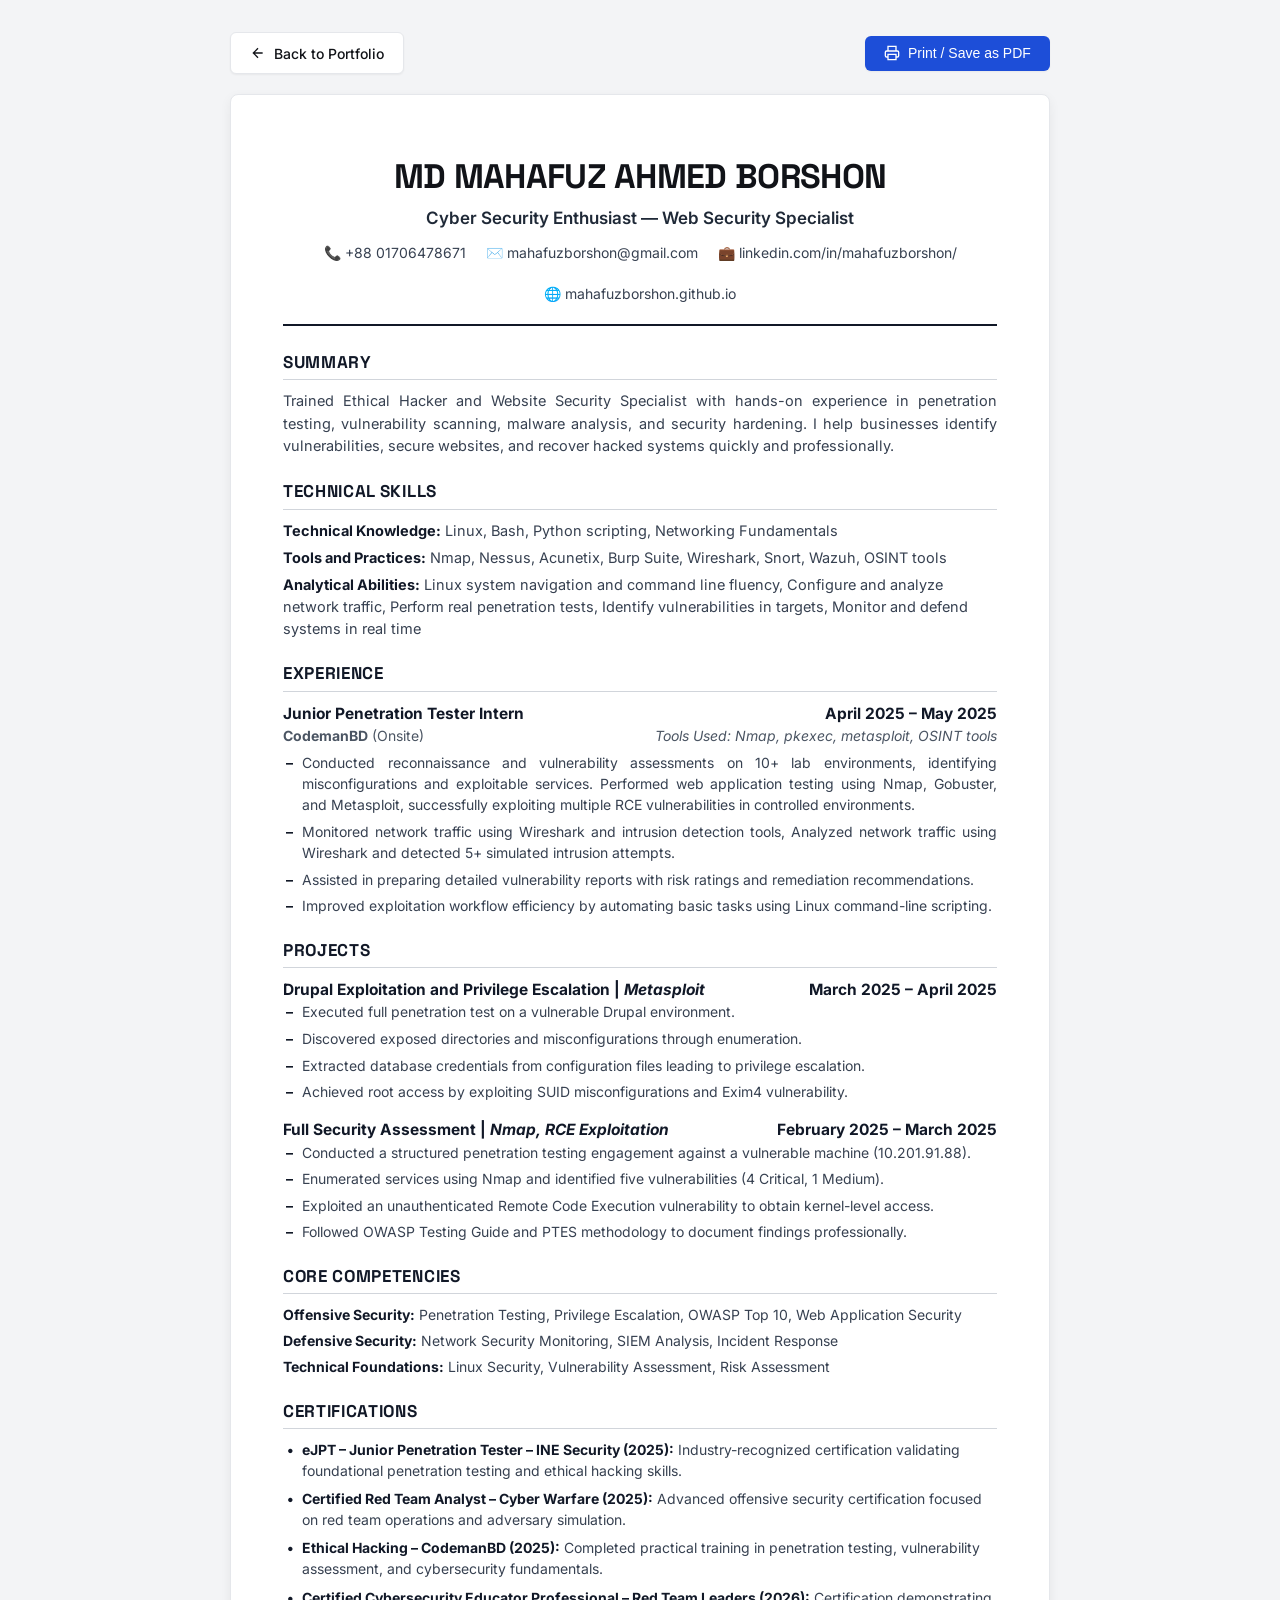
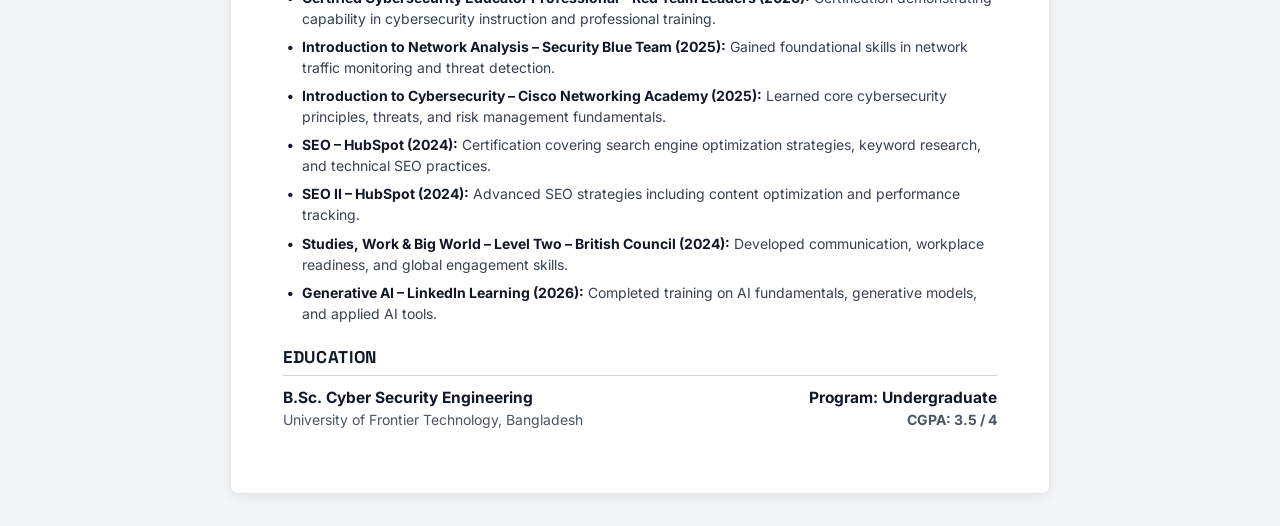
<file: resume.html>
<!DOCTYPE html>
<html lang="en">
<head>
  <meta charset="UTF-8">
  <meta name="viewport" content="width=device-width, initial-scale=1.0">
  <title>Md Mahafuz Ahmed Borshon — Resume</title>
  <link rel="icon" type="image/svg+xml" href="assets/favicon.svg?v=3">
  <link rel="shortcut icon" type="image/svg+xml" href="assets/favicon.svg?v=3">
  <link rel="preconnect" href="https://fonts.googleapis.com">
  <link rel="preconnect" href="https://fonts.gstatic.com" crossorigin>
  <link href="https://fonts.googleapis.com/css2?family=Inter:wght@400;500;600;700&family=JetBrains+Mono:wght@500;600&family=Space+Grotesk:wght@600;700&display=swap" rel="stylesheet">
  <style>
    :root {
      --bg: #FFFFFF;
      --text: #111318;
      --text-muted: #374151;
      --text-light: #6B7280;
      --accent: #1D4ED8;
      --border: #E5E7EB;
    }
    * { box-sizing: border-box; margin: 0; padding: 0; }
    body {
      font-family: 'Inter', -apple-system, BlinkMacSystemFont, 'Segoe UI', Roboto, sans-serif;
      background-color: #F3F4F6;
      color: var(--text);
      line-height: 1.5;
      padding: 2rem 1rem;
    }
    .print-bar {
      max-width: 820px;
      margin: 0 auto 1.25rem;
      display: flex;
      justify-content: space-between;
      align-items: center;
    }
    .btn {
      display: inline-flex;
      align-items: center;
      gap: 0.5rem;
      padding: 0.6rem 1.2rem;
      background: var(--accent);
      color: #fff;
      text-decoration: none;
      border-radius: 6px;
      font-weight: 500;
      font-size: 0.875rem;
      border: none;
      cursor: pointer;
      box-shadow: 0 1px 2px rgba(0,0,0,0.05);
      transition: all 0.2s ease;
    }
    .btn:hover {
      background: #1e40af;
      transform: translateY(-1px);
    }
    .btn-secondary {
      background: #fff;
      color: var(--text);
      border: 1px solid var(--border);
    }
    .btn-secondary:hover {
      background: #F9FAFB;
      border-color: #D1D5DB;
    }
    .resume-paper {
      max-width: 820px;
      margin: 0 auto;
      background: #FFFFFF;
      padding: 3.5rem 3.25rem;
      border: 1px solid var(--border);
      border-radius: 8px;
      box-shadow: 0 4px 12px rgba(0,0,0,0.06);
    }
    header {
      text-align: center;
      border-bottom: 2px solid #111827;
      padding-bottom: 1.25rem;
      margin-bottom: 1.5rem;
    }
    h1 {
      font-family: 'Space Grotesk', sans-serif;
      font-size: 2.125rem;
      font-weight: 700;
      letter-spacing: -0.02em;
      color: #111318;
      text-transform: uppercase;
      margin-bottom: 0.25rem;
    }
    .tagline {
      font-size: 1.0625rem;
      font-weight: 600;
      color: #1f2937;
      margin-bottom: 0.625rem;
    }
    .contact-info {
      display: flex;
      justify-content: center;
      flex-wrap: wrap;
      gap: 1.25rem;
      font-size: 0.875rem;
      color: var(--text-muted);
    }
    .contact-info a {
      color: var(--text-muted);
      text-decoration: none;
    }
    .contact-info a:hover {
      color: var(--accent);
      text-decoration: underline;
    }
    section {
      margin-bottom: 1.35rem;
    }
    section:last-child {
      margin-bottom: 0;
    }
    h2 {
      font-family: 'Space Grotesk', sans-serif;
      font-size: 1.0625rem;
      font-weight: 700;
      text-transform: uppercase;
      letter-spacing: 0.04em;
      border-bottom: 1px solid #D1D5DB;
      padding-bottom: 0.25rem;
      margin-bottom: 0.625rem;
      color: #111827;
    }
    .summary-text {
      font-size: 0.90625rem;
      color: #374151;
      text-align: justify;
      line-height: 1.55;
    }
    .skills-block {
      font-size: 0.90625rem;
      display: flex;
      flex-direction: column;
      gap: 0.35rem;
      color: #374151;
    }
    .skills-block strong {
      color: #111827;
    }
    .item {
      margin-bottom: 1rem;
    }
    .item:last-child {
      margin-bottom: 0;
    }
    .item-header {
      display: flex;
      justify-content: space-between;
      align-items: baseline;
      font-weight: 700;
      font-size: 0.96875rem;
      color: #111827;
    }
    .item-sub {
      display: flex;
      justify-content: space-between;
      align-items: baseline;
      font-size: 0.875rem;
      color: #4B5563;
      margin-bottom: 0.4rem;
    }
    .item-sub em {
      font-style: italic;
    }
    ul.bullet-list {
      list-style-type: none;
      padding-left: 0;
      font-size: 0.875rem;
      color: #374151;
      line-height: 1.5;
    }
    ul.bullet-list li {
      position: relative;
      padding-left: 1.2rem;
      margin-bottom: 0.35rem;
      text-align: justify;
    }
    ul.bullet-list li::before {
      content: "–";
      position: absolute;
      left: 0.2rem;
      color: #111827;
      font-weight: 700;
    }
    .cert-list {
      list-style: none;
      font-size: 0.875rem;
      color: #374151;
      display: flex;
      flex-direction: column;
      gap: 0.45rem;
    }
    .cert-list li {
      position: relative;
      padding-left: 1.2rem;
    }
    .cert-list li::before {
      content: "•";
      position: absolute;
      left: 0.25rem;
      color: #111827;
      font-weight: 700;
    }
    .cert-list strong {
      color: #111827;
    }
    .competency-row {
      font-size: 0.875rem;
      margin-bottom: 0.3rem;
      color: #374151;
    }
    .competency-row strong {
      color: #111827;
    }
    @media print {
      body { background: #fff; padding: 0; }
      .print-bar { display: none; }
      .resume-paper { border: none; box-shadow: none; padding: 0; max-width: 100%; }
      a { text-decoration: none; color: inherit; }
    }
  </style>
</head>
<body>

  <!-- Print & Navigation Toolbar -->
  <div class="print-bar">
    <a href="index.html" class="btn btn-secondary">
      <svg width="16" height="16" fill="none" stroke="currentColor" stroke-width="2" viewBox="0 0 24 24"><path d="M19 12H5M12 19l-7-7 7-7"/></svg>
      Back to Portfolio
    </a>
    <button onclick="window.print()" class="btn">
      <svg width="16" height="16" fill="none" stroke="currentColor" stroke-width="2" viewBox="0 0 24 24"><path d="M6 9V2h12v7M6 18H4a2 2 0 01-2-2v-5a2 2 0 012-2h16a2 2 0 012 2v5a2 2 0 01-2 2h-2M6 14h12v8H6z"/></svg>
      Print / Save as PDF
    </button>
  </div>

  <!-- Main Resume Content (Exact Match to PDF) -->
  <div class="resume-paper">
    <header>
      <h1>Md Mahafuz Ahmed Borshon</h1>
      <div class="tagline">Cyber Security Enthusiast &mdash; Web Security Specialist</div>
      <div class="contact-info">
        <span>📞 +88 01706478671</span>
        <span>✉️ <a href="mailto:mahafuzborshon@gmail.com">mahafuzborshon@gmail.com</a></span>
        <span>💼 <a href="https://linkedin.com/in/mahafuzborshon/" target="_blank" rel="noopener noreferrer">linkedin.com/in/mahafuzborshon/</a></span>
        <span>🌐 <a href="https://mahafuzborshon.github.io/" target="_blank" rel="noopener noreferrer">mahafuzborshon.github.io</a></span>
      </div>
    </header>

    <!-- Summary -->
    <section>
      <h2>Summary</h2>
      <p class="summary-text">
        Trained Ethical Hacker and Website Security Specialist with hands-on experience in penetration testing, vulnerability scanning, malware analysis, and security hardening. I help businesses identify vulnerabilities, secure websites, and recover hacked systems quickly and professionally.
      </p>
    </section>

    <!-- Technical Skills -->
    <section>
      <h2>Technical Skills</h2>
      <div class="skills-block">
        <div><strong>Technical Knowledge:</strong> Linux, Bash, Python scripting, Networking Fundamentals</div>
        <div><strong>Tools and Practices:</strong> Nmap, Nessus, Acunetix, Burp Suite, Wireshark, Snort, Wazuh, OSINT tools</div>
        <div><strong>Analytical Abilities:</strong> Linux system navigation and command line fluency, Configure and analyze network traffic, Perform real penetration tests, Identify vulnerabilities in targets, Monitor and defend systems in real time</div>
      </div>
    </section>

    <!-- Experience -->
    <section>
      <h2>Experience</h2>
      <div class="item">
        <div class="item-header">
          <span>Junior Penetration Tester Intern</span>
          <span>April 2025 – May 2025</span>
        </div>
        <div class="item-sub">
          <span><strong>CodemanBD</strong> (Onsite)</span>
          <span><em>Tools Used: Nmap, pkexec, metasploit, OSINT tools</em></span>
        </div>
        <ul class="bullet-list">
          <li>Conducted reconnaissance and vulnerability assessments on 10+ lab environments, identifying misconfigurations and exploitable services. Performed web application testing using Nmap, Gobuster, and Metasploit, successfully exploiting multiple RCE vulnerabilities in controlled environments.</li>
          <li>Monitored network traffic using Wireshark and intrusion detection tools, Analyzed network traffic using Wireshark and detected 5+ simulated intrusion attempts.</li>
          <li>Assisted in preparing detailed vulnerability reports with risk ratings and remediation recommendations.</li>
          <li>Improved exploitation workflow efficiency by automating basic tasks using Linux command-line scripting.</li>
        </ul>
      </div>
    </section>

    <!-- Projects -->
    <section>
      <h2>Projects</h2>
      
      <div class="item">
        <div class="item-header">
          <span>Drupal Exploitation and Privilege Escalation | <em>Metasploit</em></span>
          <span>March 2025 – April 2025</span>
        </div>
        <ul class="bullet-list">
          <li>Executed full penetration test on a vulnerable Drupal environment.</li>
          <li>Discovered exposed directories and misconfigurations through enumeration.</li>
          <li>Extracted database credentials from configuration files leading to privilege escalation.</li>
          <li>Achieved root access by exploiting SUID misconfigurations and Exim4 vulnerability.</li>
        </ul>
      </div>

      <div class="item">
        <div class="item-header">
          <span>Full Security Assessment | <em>Nmap, RCE Exploitation</em></span>
          <span>February 2025 – March 2025</span>
        </div>
        <ul class="bullet-list">
          <li>Conducted a structured penetration testing engagement against a vulnerable machine (10.201.91.88).</li>
          <li>Enumerated services using Nmap and identified five vulnerabilities (4 Critical, 1 Medium).</li>
          <li>Exploited an unauthenticated Remote Code Execution vulnerability to obtain kernel-level access.</li>
          <li>Followed OWASP Testing Guide and PTES methodology to document findings professionally.</li>
        </ul>
      </div>
    </section>

    <!-- Core Competencies -->
    <section>
      <h2>Core Competencies</h2>
      <div class="competency-row">
        <strong>Offensive Security:</strong> Penetration Testing, Privilege Escalation, OWASP Top 10, Web Application Security
      </div>
      <div class="competency-row">
        <strong>Defensive Security:</strong> Network Security Monitoring, SIEM Analysis, Incident Response
      </div>
      <div class="competency-row">
        <strong>Technical Foundations:</strong> Linux Security, Vulnerability Assessment, Risk Assessment
      </div>
    </section>

    <!-- Certifications -->
    <section>
      <h2>Certifications</h2>
      <ul class="cert-list">
        <li><strong>eJPT – Junior Penetration Tester – INE Security (2025):</strong> Industry-recognized certification validating foundational penetration testing and ethical hacking skills.</li>
        <li><strong>Certified Red Team Analyst – Cyber Warfare (2025):</strong> Advanced offensive security certification focused on red team operations and adversary simulation.</li>
        <li><strong>Ethical Hacking – CodemanBD (2025):</strong> Completed practical training in penetration testing, vulnerability assessment, and cybersecurity fundamentals.</li>
        <li><strong>Certified Cybersecurity Educator Professional – Red Team Leaders (2026):</strong> Certification demonstrating capability in cybersecurity instruction and professional training.</li>
        <li><strong>Introduction to Network Analysis – Security Blue Team (2025):</strong> Gained foundational skills in network traffic monitoring and threat detection.</li>
        <li><strong>Introduction to Cybersecurity – Cisco Networking Academy (2025):</strong> Learned core cybersecurity principles, threats, and risk management fundamentals.</li>
        <li><strong>SEO – HubSpot (2024):</strong> Certification covering search engine optimization strategies, keyword research, and technical SEO practices.</li>
        <li><strong>SEO II – HubSpot (2024):</strong> Advanced SEO strategies including content optimization and performance tracking.</li>
        <li><strong>Studies, Work &amp; Big World – Level Two – British Council (2024):</strong> Developed communication, workplace readiness, and global engagement skills.</li>
        <li><strong>Generative AI – LinkedIn Learning (2026):</strong> Completed training on AI fundamentals, generative models, and applied AI tools.</li>
      </ul>
    </section>

    <!-- Education -->
    <section>
      <h2>Education</h2>
      <div class="item">
        <div class="item-header">
          <span>B.Sc. Cyber Security Engineering</span>
          <span>Program: Undergraduate</span>
        </div>
        <div class="item-sub">
          <span>University of Frontier Technology, Bangladesh</span>
          <span><strong>CGPA: 3.5 / 4</strong></span>
        </div>
      </div>
    </section>
  </div>
</body>
</html>
</file>
<file: css/styles.css>
/* ==========================================================================
   MAHAFUZ BORSHON — CYBER SECURITY PORTFOLIO
   Design System & Master Stylesheet
   ========================================================================== */

/* --------------------------------------------------------------------------
   1. CSS Custom Properties / Color Palette & Theme Tokens
   -------------------------------------------------------------------------- */
:root {
  /* Light Mode (Primary Spec) */
  --bg-primary: #FFFFFF;
  --bg-alt: #F7F8FA;
  --bg-card: #FFFFFF;
  --bg-card-hover: #FFFFFF;
  --bg-overlay: rgba(17, 19, 24, 0.4);
  --bg-glass: rgba(255, 255, 255, 0.85);

  --text-heading: #111318;
  --text-body: #4A4E58;
  --text-muted: #8A8F9A;
  --text-inverse: #FFFFFF;

  /* Accent Colors */
  --accent-primary: #1D4ED8;       /* Deep Blue */
  --accent-primary-hover: #1E40AF;
  --accent-primary-light: #EFF6FF;
  --accent-primary-border: #BFDBFE;

  --accent-alt: #16A34A;           /* Terminal Green */
  --accent-alt-hover: #15803D;
  --accent-alt-light: #DCFCE7;
  --accent-alt-border: #BBF7D0;

  --accent-warning: #D97706;
  --accent-warning-light: #FEF3C7;

  /* Borders & Dividers */
  --border-color: #E5E7EB;
  --border-color-light: #F3F4F6;
  --border-color-focus: #1D4ED8;

  /* Shadows */
  --shadow-xs: 0 1px 2px 0 rgba(16, 24, 40, 0.04);
  --shadow-sm: 0 1px 3px 0 rgba(16, 24, 40, 0.06), 0 1px 2px -1px rgba(16, 24, 40, 0.04);
  --shadow-md: 0 4px 6px -1px rgba(16, 24, 40, 0.08), 0 2px 4px -2px rgba(16, 24, 40, 0.04);
  --shadow-lg: 0 10px 15px -3px rgba(16, 24, 40, 0.08), 0 4px 6px -4px rgba(16, 24, 40, 0.03);
  --shadow-xl: 0 20px 25px -5px rgba(16, 24, 40, 0.08), 0 8px 10px -6px rgba(16, 24, 40, 0.03);

  /* Typography */
  --font-sans: 'Inter', -apple-system, BlinkMacSystemFont, 'Segoe UI', Roboto, Helvetica, Arial, sans-serif;
  --font-heading: 'Space Grotesk', -apple-system, BlinkMacSystemFont, 'Segoe UI', Roboto, sans-serif;
  --font-mono: 'JetBrains Mono', 'Fira Code', ui-monospace, SFMono-Regular, Menlo, Monaco, Consolas, monospace;

  /* Dimensions & Spacing */
  --nav-height: 72px;
  --container-max-width: 1160px;
  --radius-sm: 6px;
  --radius-md: 10px;
  --radius-lg: 14px;
  --radius-full: 9999px;

  /* Transitions */
  --transition-fast: 150ms cubic-bezier(0.4, 0, 0.2, 1);
  --transition-base: 250ms cubic-bezier(0.4, 0, 0.2, 1);
  --transition-smooth: 350ms cubic-bezier(0.16, 1, 0.3, 1);
}

/* Dark Mode Theme */
[data-theme="dark"] {
  --bg-primary: #0B0F17;
  --bg-alt: #111726;
  --bg-card: #151D2E;
  --bg-card-hover: #1A2438;
  --bg-overlay: rgba(0, 0, 0, 0.7);
  --bg-glass: rgba(11, 15, 23, 0.85);

  --text-heading: #F9FAFB;
  --text-body: #9CA3AF;
  --text-muted: #6B7280;
  --text-inverse: #0B0F17;

  --accent-primary: #3B82F6;
  --accent-primary-hover: #60A5FA;
  --accent-primary-light: rgba(59, 130, 246, 0.12);
  --accent-primary-border: rgba(59, 130, 246, 0.3);

  --accent-alt: #22C55E;
  --accent-alt-hover: #4ADE80;
  --accent-alt-light: rgba(34, 197, 94, 0.12);
  --accent-alt-border: rgba(34, 197, 94, 0.3);

  --accent-warning: #F59E0B;
  --accent-warning-light: rgba(245, 158, 11, 0.12);

  --border-color: #1F293D;
  --border-color-light: #28354D;
  --border-color-focus: #3B82F6;

  --shadow-xs: 0 1px 2px 0 rgba(0, 0, 0, 0.4);
  --shadow-sm: 0 1px 3px 0 rgba(0, 0, 0, 0.5);
  --shadow-md: 0 4px 6px -1px rgba(0, 0, 0, 0.6);
  --shadow-lg: 0 10px 15px -3px rgba(0, 0, 0, 0.7);
  --shadow-xl: 0 20px 25px -5px rgba(0, 0, 0, 0.8);
}

/* --------------------------------------------------------------------------
   2. Reset & Global Base
   -------------------------------------------------------------------------- */
*, *::before, *::after {
  box-sizing: border-box;
  margin: 0;
  padding: 0;
}

html {
  scroll-behavior: smooth;
  font-size: 16px;
  -webkit-text-size-adjust: 100%;
}

body {
  font-family: var(--font-sans);
  background-color: var(--bg-primary);
  color: var(--text-body);
  line-height: 1.65;
  font-size: 1rem;
  font-weight: 400;
  overflow-x: hidden;
  transition: background-color var(--transition-smooth), color var(--transition-smooth);
}

h1, h2, h3, h4, h5, h6 {
  font-family: var(--font-heading);
  color: var(--text-heading);
  line-height: 1.25;
  font-weight: 600;
  letter-spacing: -0.02em;
}

p {
  margin-bottom: 1rem;
}

p:last-child {
  margin-bottom: 0;
}

a {
  color: var(--accent-primary);
  text-decoration: none;
  transition: color var(--transition-fast), opacity var(--transition-fast);
}

a:hover {
  color: var(--accent-primary-hover);
}

ul, ol {
  list-style: none;
}

img, svg {
  display: block;
  max-width: 100%;
  height: auto;
}

button, input, textarea, select {
  font: inherit;
  color: inherit;
}

button {
  cursor: pointer;
  background: none;
  border: none;
}

:focus-visible {
  outline: 2px solid var(--accent-primary);
  outline-offset: 3px;
}

/* --------------------------------------------------------------------------
   3. Container & Layout Utilities
   -------------------------------------------------------------------------- */
.container {
  width: 100%;
  max-width: var(--container-max-width);
  margin-left: auto;
  margin-right: auto;
  padding-left: 1.5rem;
  padding-right: 1.5rem;
}

.section {
  padding-top: 5.5rem;
  padding-bottom: 5.5rem;
  position: relative;
}

.section-alt {
  background-color: var(--bg-alt);
  border-top: 1px solid var(--border-color);
  border-bottom: 1px solid var(--border-color);
}

.section-header {
  margin-bottom: 3.5rem;
}

.section-header.center {
  text-align: center;
}

.section-number {
  display: inline-flex;
  align-items: center;
  gap: 0.5rem;
  font-family: var(--font-mono);
  font-size: 0.8125rem;
  font-weight: 600;
  color: var(--accent-primary);
  text-transform: uppercase;
  letter-spacing: 0.08em;
  margin-bottom: 0.5rem;
}

.section-number::after {
  content: "";
  display: inline-block;
  width: 24px;
  height: 1px;
  background-color: var(--accent-primary);
  opacity: 0.5;
}

.section-title {
  font-size: 2.125rem;
  font-weight: 700;
  color: var(--text-heading);
  margin-bottom: 0.75rem;
}

.section-desc {
  font-size: 1.0625rem;
  color: var(--text-muted);
  max-width: 620px;
}

.section-header.center .section-desc {
  margin-left: auto;
  margin-right: auto;
}

/* --------------------------------------------------------------------------
   4. Buttons & Interactive Controls
   -------------------------------------------------------------------------- */
.btn {
  display: inline-flex;
  align-items: center;
  justify-content: center;
  gap: 0.5rem;
  font-family: var(--font-sans);
  font-size: 0.9375rem;
  font-weight: 500;
  padding: 0.6875rem 1.375rem;
  border-radius: var(--radius-sm);
  transition: all var(--transition-base);
  text-align: center;
  white-space: nowrap;
  line-height: 1.2;
}

.btn svg {
  width: 18px;
  height: 18px;
  flex-shrink: 0;
  transition: transform var(--transition-fast);
}

.btn-primary {
  background-color: var(--accent-primary);
  color: #FFFFFF;
  border: 1px solid var(--accent-primary);
  box-shadow: var(--shadow-sm);
}

.btn-primary:hover {
  background-color: var(--accent-primary-hover);
  border-color: var(--accent-primary-hover);
  color: #FFFFFF;
  transform: translateY(-2px);
  box-shadow: var(--shadow-md);
}

.btn-primary:hover svg {
  transform: translateY(-1px);
}

.btn-secondary {
  background-color: transparent;
  color: var(--text-heading);
  border: 1px solid var(--border-color);
  background-color: var(--bg-card);
}

.btn-secondary:hover {
  border-color: var(--accent-primary);
  color: var(--accent-primary);
  background-color: var(--accent-primary-light);
  transform: translateY(-2px);
  box-shadow: var(--shadow-sm);
}

.btn-outline-green {
  background-color: transparent;
  color: var(--accent-alt);
  border: 1px solid var(--accent-alt-border);
  background-color: var(--accent-alt-light);
}

.btn-outline-green:hover {
  background-color: var(--accent-alt);
  color: #FFFFFF;
  border-color: var(--accent-alt);
  transform: translateY(-2px);
}

.btn-ghost {
  background: transparent;
  color: var(--text-body);
  border: 1px solid transparent;
  padding: 0.5rem 0.875rem;
}

.btn-ghost:hover {
  color: var(--accent-primary);
  background-color: var(--accent-primary-light);
}

.btn-sm {
  font-size: 0.8125rem;
  padding: 0.4375rem 0.875rem;
}

.btn-lg {
  font-size: 1rem;
  padding: 0.8125rem 1.625rem;
}

.btn-block {
  width: 100%;
}

/* --------------------------------------------------------------------------
   5. Header & Navigation
   -------------------------------------------------------------------------- */
.site-header {
  position: fixed;
  top: 0;
  left: 0;
  width: 100%;
  height: var(--nav-height);
  z-index: 1000;
  background-color: var(--bg-glass);
  backdrop-filter: blur(12px);
  -webkit-backdrop-filter: blur(12px);
  border-bottom: 1px solid var(--border-color);
  transition: all var(--transition-base);
}

.site-header.scrolled {
  box-shadow: var(--shadow-sm);
}

.nav-container {
  display: flex;
  align-items: center;
  justify-content: space-between;
  height: 100%;
}

.logo {
  display: flex;
  align-items: center;
  gap: 0.875rem;
  text-decoration: none;
  transition: all var(--transition-fast);
}

.logo:hover {
  opacity: 0.95;
}

.logo-badge {
  display: flex;
  align-items: center;
  justify-content: center;
  width: 44px;
  height: 44px;
  background: #080c16;
  border: 1.5px solid rgba(0, 240, 255, 0.45);
  border-radius: 50%;
  box-shadow: 0 4px 12px rgba(0, 0, 0, 0.4), 0 0 16px rgba(0, 240, 255, 0.25);
  transition: all var(--transition-fast);
  padding: 1px;
  flex-shrink: 0;
  overflow: hidden;
}

.logo:hover .logo-badge {
  border-color: #00f0ff;
  box-shadow: 0 6px 18px rgba(0, 0, 0, 0.5), 0 0 24px rgba(0, 240, 255, 0.6);
  transform: scale(1.08) rotate(3deg);
}

.logo-seal-img {
  width: 100%;
  height: 100%;
  object-fit: contain;
  display: block;
}

.logo-text {
  letter-spacing: -0.02em;
  font-family: var(--font-heading);
  font-weight: 700;
  font-size: 1.2rem;
  color: var(--text-heading);
  line-height: 1.2;
  white-space: nowrap;
}

.nav-menu {
  display: flex;
  align-items: center;
  gap: 1.75rem;
}

.nav-link {
  font-size: 0.875rem;
  font-weight: 500;
  color: var(--text-body);
  position: relative;
  padding: 0.375rem 0;
  transition: color var(--transition-fast);
}

.nav-link::after {
  content: '';
  position: absolute;
  bottom: 0;
  left: 0;
  width: 0;
  height: 2px;
  background-color: var(--accent-primary);
  transition: width var(--transition-base);
  border-radius: 2px;
}

.nav-link:hover {
  color: var(--accent-primary);
}

.nav-link.active {
  color: var(--accent-primary);
  font-weight: 600;
}

.nav-link.active::after {
  width: 100%;
}

.nav-actions {
  display: flex;
  align-items: center;
  gap: 0.875rem;
}

.theme-toggle {
  display: flex;
  align-items: center;
  justify-content: center;
  width: 38px;
  height: 38px;
  border-radius: var(--radius-sm);
  border: 1px solid var(--border-color);
  color: var(--text-body);
  background-color: var(--bg-card);
  transition: all var(--transition-fast);
}

.theme-toggle:hover {
  color: var(--accent-primary);
  border-color: var(--accent-primary);
  background-color: var(--accent-primary-light);
}

.theme-toggle .sun-icon {
  display: none;
}

.theme-toggle .moon-icon {
  display: block;
}

[data-theme="dark"] .theme-toggle .sun-icon {
  display: block;
}

[data-theme="dark"] .theme-toggle .moon-icon {
  display: none;
}

.hamburger {
  display: none;
  flex-direction: column;
  justify-content: center;
  gap: 5px;
  width: 38px;
  height: 38px;
  padding: 8px;
  border-radius: var(--radius-sm);
  border: 1px solid var(--border-color);
}

.hamburger span {
  display: block;
  height: 2px;
  width: 100%;
  background-color: var(--text-heading);
  border-radius: 2px;
  transition: all var(--transition-fast);
}

.hamburger.active span:nth-child(1) {
  transform: translateY(7px) rotate(45deg);
}

.hamburger.active span:nth-child(2) {
  opacity: 0;
}

.hamburger.active span:nth-child(3) {
  transform: translateY(-7px) rotate(-45deg);
}

/* --------------------------------------------------------------------------
   6. Hero Section
   -------------------------------------------------------------------------- */
.hero {
  padding-top: calc(var(--nav-height) + 4rem);
  padding-bottom: 5rem;
  background: radial-gradient(circle at 80% 20%, var(--accent-primary-light) 0%, transparent 40%),
              var(--bg-primary);
  position: relative;
}

.hero-content {
  max-width: 840px;
}

.status-badge {
  display: inline-flex;
  align-items: center;
  gap: 0.625rem;
  padding: 0.375rem 0.875rem;
  background-color: var(--accent-alt-light);
  border: 1px solid var(--accent-alt-border);
  color: var(--accent-alt);
  font-family: var(--font-mono);
  font-size: 0.8125rem;
  font-weight: 600;
  border-radius: var(--radius-full);
  margin-bottom: 1.75rem;
}

.pulse-dot {
  width: 8px;
  height: 8px;
  background-color: var(--accent-alt);
  border-radius: 50%;
  position: relative;
}

.pulse-dot::after {
  content: '';
  position: absolute;
  top: -4px;
  left: -4px;
  right: -4px;
  bottom: -4px;
  border-radius: 50%;
  border: 2px solid var(--accent-alt);
  animation: pulse-ring 1.8s cubic-bezier(0.215, 0.61, 0.355, 1) infinite;
}

.hero-title {
  font-size: 3.25rem;
  font-weight: 800;
  line-height: 1.15;
  letter-spacing: -0.03em;
  color: var(--text-heading);
  margin-bottom: 1.25rem;
}

.hero-title .highlight {
  color: var(--accent-primary);
  position: relative;
  white-space: nowrap;
}

.hero-subtitle {
  font-size: 1.25rem;
  line-height: 1.6;
  color: var(--text-body);
  margin-bottom: 2rem;
  max-width: 720px;
}

.momentum-bar {
  display: flex;
  align-items: flex-start;
  gap: 0.75rem;
  padding: 0.875rem 1.125rem;
  background-color: var(--bg-alt);
  border: 1px solid var(--border-color);
  border-left: 3px solid var(--accent-primary);
  border-radius: var(--radius-sm);
  margin-bottom: 2.25rem;
  font-size: 0.875rem;
  color: var(--text-body);
}

.momentum-label {
  font-family: var(--font-mono);
  font-size: 0.75rem;
  font-weight: 700;
  text-transform: uppercase;
  color: var(--accent-primary);
  letter-spacing: 0.05em;
  white-space: nowrap;
  padding-top: 1px;
}

.hero-actions {
  display: flex;
  align-items: center;
  flex-wrap: wrap;
  gap: 1rem;
  margin-bottom: 3.5rem;
}

/* Quick Metrics Row */
.hero-metrics {
  display: grid;
  grid-template-columns: repeat(4, 1fr);
  gap: 1.25rem;
  padding-top: 2rem;
  border-top: 1px solid var(--border-color);
}

.metric-item {
  display: flex;
  flex-direction: column;
}

.metric-value {
  font-family: var(--font-heading);
  font-size: 1.75rem;
  font-weight: 700;
  color: var(--text-heading);
  line-height: 1.2;
}

.metric-label {
  font-size: 0.8125rem;
  color: var(--text-muted);
  font-weight: 500;
  margin-top: 0.25rem;
}

/* --------------------------------------------------------------------------
   7. About Section
   -------------------------------------------------------------------------- */
.about-grid {
  display: grid;
  grid-template-columns: 1.2fr 0.8fr;
  gap: 3.5rem;
  align-items: start;
}

.about-text p {
  font-size: 1.0625rem;
  color: var(--text-body);
  margin-bottom: 1.25rem;
}

.about-text strong {
  color: var(--text-heading);
  font-weight: 600;
}

.specialty-list {
  display: grid;
  grid-template-columns: 1fr 1fr;
  gap: 0.875rem;
  margin-top: 1.75rem;
}

.specialty-item {
  display: flex;
  align-items: center;
  gap: 0.625rem;
  font-size: 0.9375rem;
  color: var(--text-heading);
  font-weight: 500;
}

.specialty-item svg {
  width: 16px;
  height: 16px;
  color: var(--accent-primary);
  flex-shrink: 0;
}

.about-card {
  background-color: var(--bg-card);
  border: 1px solid var(--border-color);
  border-radius: var(--radius-md);
  padding: 2rem;
  box-shadow: var(--shadow-sm);
}

.about-card-header {
  display: flex;
  align-items: center;
  gap: 0.75rem;
  margin-bottom: 1.5rem;
  padding-bottom: 1rem;
  border-bottom: 1px solid var(--border-color);
}

.about-card-header svg {
  width: 22px;
  height: 22px;
  color: var(--accent-primary);
}

.about-card-title {
  font-size: 1.125rem;
  font-weight: 700;
  color: var(--text-heading);
}

.about-card-list {
  display: flex;
  flex-direction: column;
  gap: 1.25rem;
}

.about-card-row {
  display: flex;
  justify-content: space-between;
  align-items: flex-start;
  gap: 1rem;
}

.about-card-label {
  font-size: 0.875rem;
  color: var(--text-muted);
  font-weight: 500;
}

.about-card-val {
  font-size: 0.875rem;
  color: var(--text-heading);
  font-weight: 600;
  text-align: right;
}

/* --------------------------------------------------------------------------
   8. Education & Experience Timeline (Academic + Hands-on)
   -------------------------------------------------------------------------- */
.dual-timeline-grid {
  display: grid;
  grid-template-columns: 1fr 1fr;
  gap: 3rem;
}

.timeline-column-title {
  display: flex;
  align-items: center;
  gap: 0.75rem;
  font-size: 1.375rem;
  margin-bottom: 2rem;
  padding-bottom: 0.75rem;
  border-bottom: 2px solid var(--border-color);
}

.timeline-column-title svg {
  width: 22px;
  height: 22px;
  color: var(--accent-primary);
}

.timeline-track {
  position: relative;
  padding-left: 2rem;
}

.timeline-track::before {
  content: '';
  position: absolute;
  top: 8px;
  bottom: 8px;
  left: 6px;
  width: 2px;
  background-color: var(--border-color);
}

.timeline-entry {
  position: relative;
  margin-bottom: 2.5rem;
}

.timeline-entry:last-child {
  margin-bottom: 0;
}

.timeline-node {
  position: absolute;
  left: -2rem;
  top: 4px;
  width: 14px;
  height: 14px;
  border-radius: 50%;
  background-color: var(--bg-primary);
  border: 3px solid var(--accent-primary);
  z-index: 1;
}

.timeline-node.green {
  border-color: var(--accent-alt);
}

.timeline-card {
  background-color: var(--bg-card);
  border: 1px solid var(--border-color);
  border-radius: var(--radius-md);
  padding: 1.5rem;
  box-shadow: var(--shadow-xs);
  transition: transform var(--transition-base), box-shadow var(--transition-base), border-color var(--transition-base);
}

.timeline-card:hover {
  transform: translateY(-2px);
  border-color: var(--accent-primary-border);
  box-shadow: var(--shadow-md);
}

.timeline-period {
  display: inline-block;
  font-family: var(--font-mono);
  font-size: 0.75rem;
  font-weight: 600;
  color: var(--accent-primary);
  background-color: var(--accent-primary-light);
  padding: 0.25rem 0.625rem;
  border-radius: var(--radius-sm);
  margin-bottom: 0.75rem;
}

.timeline-entry-title {
  font-size: 1.125rem;
  font-weight: 700;
  color: var(--text-heading);
  margin-bottom: 0.25rem;
}

.timeline-institution {
  font-size: 0.875rem;
  color: var(--text-muted);
  font-weight: 500;
  margin-bottom: 0.875rem;
}

.timeline-meta-badge {
  display: inline-flex;
  align-items: center;
  gap: 0.375rem;
  font-family: var(--font-mono);
  font-size: 0.8125rem;
  font-weight: 600;
  color: var(--accent-alt);
  background-color: var(--accent-alt-light);
  padding: 0.2rem 0.5rem;
  border-radius: var(--radius-sm);
  margin-bottom: 0.875rem;
}

.timeline-body {
  font-size: 0.9375rem;
  color: var(--text-body);
  margin-bottom: 1rem;
}

.timeline-tags-label {
  font-size: 0.75rem;
  font-weight: 600;
  text-transform: uppercase;
  letter-spacing: 0.05em;
  color: var(--text-muted);
  margin-bottom: 0.5rem;
}

.tag-list {
  display: flex;
  flex-wrap: wrap;
  gap: 0.375rem;
}

.tag-pill {
  font-family: var(--font-mono);
  font-size: 0.75rem;
  color: var(--text-body);
  background-color: var(--bg-alt);
  border: 1px solid var(--border-color);
  padding: 0.2rem 0.5rem;
  border-radius: var(--radius-sm);
}

.tag-pill.accent {
  color: var(--accent-primary);
  background-color: var(--accent-primary-light);
  border-color: var(--accent-primary-border);
}

/* --------------------------------------------------------------------------
   9. Skills Section (Categorized & Scannable Proficiency)
   -------------------------------------------------------------------------- */
.skills-grid {
  display: grid;
  grid-template-columns: repeat(auto-fit, minmax(320px, 1fr));
  gap: 1.5rem;
}

.skill-card {
  background-color: var(--bg-card);
  border: 1px solid var(--border-color);
  border-radius: var(--radius-md);
  padding: 1.75rem;
  box-shadow: var(--shadow-xs);
  transition: all var(--transition-base);
}

.skill-card:hover {
  transform: translateY(-3px);
  box-shadow: var(--shadow-md);
  border-color: var(--accent-primary-border);
}

.skill-card-header {
  display: flex;
  align-items: center;
  gap: 0.75rem;
  margin-bottom: 1.5rem;
}

.skill-icon-wrap {
  width: 40px;
  height: 40px;
  display: flex;
  align-items: center;
  justify-content: center;
  border-radius: var(--radius-sm);
  background-color: var(--accent-primary-light);
  color: var(--accent-primary);
  flex-shrink: 0;
}

.skill-icon-wrap.green {
  background-color: var(--accent-alt-light);
  color: var(--accent-alt);
}

.skill-group-title {
  font-size: 1.125rem;
  font-weight: 700;
  color: var(--text-heading);
}

.skill-items-list {
  display: flex;
  flex-direction: column;
  gap: 1rem;
}

.skill-item {
  display: flex;
  align-items: center;
  justify-content: space-between;
  gap: 1rem;
}

.skill-name {
  font-size: 0.9375rem;
  font-weight: 500;
  color: var(--text-heading);
}

.proficiency-indicator {
  display: flex;
  align-items: center;
  gap: 0.375rem;
}

.proficiency-badge {
  font-family: var(--font-mono);
  font-size: 0.6875rem;
  font-weight: 600;
  text-transform: uppercase;
  letter-spacing: 0.05em;
  padding: 0.15rem 0.5rem;
  border-radius: var(--radius-sm);
}

.proficiency-badge.advanced {
  background-color: var(--accent-primary-light);
  color: var(--accent-primary);
  border: 1px solid var(--accent-primary-border);
}

.proficiency-badge.proficient {
  background-color: var(--accent-alt-light);
  color: var(--accent-alt);
  border: 1px solid var(--accent-alt-border);
}

.proficiency-badge.familiar {
  background-color: var(--bg-alt);
  color: var(--text-muted);
  border: 1px solid var(--border-color);
}

.proficiency-dots {
  display: flex;
  gap: 3px;
}

.p-dot {
  width: 6px;
  height: 6px;
  border-radius: 50%;
  background-color: var(--border-color);
}

.p-dot.filled {
  background-color: var(--accent-primary);
}

.p-dot.filled.green {
  background-color: var(--accent-alt);
}

/* --------------------------------------------------------------------------
   10. Projects Section (With Reports & Filter Tabs)
   -------------------------------------------------------------------------- */
.project-filters {
  display: flex;
  align-items: center;
  justify-content: center;
  flex-wrap: wrap;
  gap: 0.5rem;
  margin-bottom: 2.5rem;
}

.filter-btn {
  font-family: var(--font-mono);
  font-size: 0.8125rem;
  font-weight: 600;
  padding: 0.5rem 1rem;
  border-radius: var(--radius-full);
  border: 1px solid var(--border-color);
  background-color: var(--bg-card);
  color: var(--text-body);
  transition: all var(--transition-fast);
}

.filter-btn:hover {
  border-color: var(--accent-primary);
  color: var(--accent-primary);
}

.filter-btn.active {
  background-color: var(--accent-primary);
  border-color: var(--accent-primary);
  color: #FFFFFF;
}

.projects-grid {
  display: grid;
  grid-template-columns: repeat(auto-fill, minmax(340px, 1fr));
  gap: 2rem;
}

.project-card {
  background-color: var(--bg-card);
  border: 1px solid var(--border-color);
  border-radius: var(--radius-md);
  overflow: hidden;
  box-shadow: var(--shadow-xs);
  display: flex;
  flex-direction: column;
  transition: all var(--transition-base);
}

.project-card:hover {
  transform: translateY(-4px);
  box-shadow: var(--shadow-lg);
  border-color: var(--accent-primary-border);
}

.project-card-banner {
  height: 120px;
  background-color: var(--bg-alt);
  border-bottom: 1px solid var(--border-color);
  display: flex;
  align-items: center;
  justify-content: space-between;
  padding: 1.5rem;
  position: relative;
  overflow: hidden;
}

.project-category-tag {
  font-family: var(--font-mono);
  font-size: 0.75rem;
  font-weight: 600;
  text-transform: uppercase;
  color: var(--accent-primary);
  background-color: var(--accent-primary-light);
  padding: 0.25rem 0.625rem;
  border-radius: var(--radius-sm);
  border: 1px solid var(--accent-primary-border);
  z-index: 1;
}

.project-banner-icon {
  width: 48px;
  height: 48px;
  color: var(--text-muted);
  opacity: 0.35;
  transition: all var(--transition-base);
}

.project-card:hover .project-banner-icon {
  color: var(--accent-primary);
  opacity: 0.8;
  transform: scale(1.1);
}

.project-card-body {
  padding: 1.5rem;
  display: flex;
  flex-direction: column;
  flex-grow: 1;
}

.project-title {
  font-size: 1.1875rem;
  font-weight: 700;
  color: var(--text-heading);
  margin-bottom: 0.75rem;
  line-height: 1.35;
}

.project-desc {
  font-size: 0.9375rem;
  color: var(--text-body);
  margin-bottom: 1.25rem;
  flex-grow: 1;
}

.project-highlights {
  margin-bottom: 1.25rem;
  padding-top: 0.875rem;
  border-top: 1px dashed var(--border-color);
}

.project-highlight-item {
  display: flex;
  align-items: flex-start;
  gap: 0.5rem;
  font-size: 0.8125rem;
  color: var(--text-body);
  margin-bottom: 0.375rem;
}

.project-highlight-item svg {
  width: 14px;
  height: 14px;
  color: var(--accent-alt);
  flex-shrink: 0;
  margin-top: 3px;
}

.project-tags {
  display: flex;
  flex-wrap: wrap;
  gap: 0.375rem;
  margin-bottom: 1.5rem;
}

.project-actions {
  display: flex;
  align-items: center;
  gap: 0.75rem;
  margin-top: auto;
  padding-top: 1rem;
  border-top: 1px solid var(--border-color);
}

/* --------------------------------------------------------------------------
   11. Certifications Section (Core vs Additional Learning)
   -------------------------------------------------------------------------- */
.cert-section-block {
  margin-bottom: 3.5rem;
}

.cert-section-block:last-child {
  margin-bottom: 0;
}

.cert-block-header {
  display: flex;
  align-items: center;
  gap: 0.75rem;
  margin-bottom: 1.5rem;
}

.cert-block-header h3 {
  font-size: 1.375rem;
}

.cert-badge-count {
  font-family: var(--font-mono);
  font-size: 0.75rem;
  font-weight: 700;
  padding: 0.2rem 0.5rem;
  border-radius: var(--radius-full);
  background-color: var(--accent-primary-light);
  color: var(--accent-primary);
}

.cert-grid {
  display: grid;
  grid-template-columns: repeat(auto-fill, minmax(280px, 1fr));
  gap: 1.25rem;
}

.cert-card {
  background-color: var(--bg-card);
  border: 1px solid var(--border-color);
  border-radius: var(--radius-md);
  padding: 1.5rem;
  box-shadow: var(--shadow-xs);
  display: flex;
  flex-direction: column;
  transition: all var(--transition-base);
  position: relative;
}

.cert-card:hover {
  transform: translateY(-2px);
  border-color: var(--accent-primary-border);
  box-shadow: var(--shadow-md);
}

.cert-card.featured {
  border-left: 3px solid var(--accent-primary);
}

.cert-card.in-progress {
  border-left: 3px solid var(--accent-warning);
}

.cert-issuer {
  font-family: var(--font-mono);
  font-size: 0.75rem;
  font-weight: 600;
  color: var(--accent-primary);
  text-transform: uppercase;
  letter-spacing: 0.05em;
  margin-bottom: 0.5rem;
}

.cert-name {
  font-size: 1.0625rem;
  font-weight: 700;
  color: var(--text-heading);
  margin-bottom: 0.5rem;
  line-height: 1.35;
}

.cert-status {
  font-size: 0.8125rem;
  color: var(--text-muted);
  display: flex;
  align-items: center;
  gap: 0.375rem;
  margin-top: auto;
}

.cert-status svg {
  width: 14px;
  height: 14px;
  color: var(--accent-alt);
}

.cert-status.pending svg {
  color: var(--accent-warning);
}

/* Secondary Certs (Compact style) */
.cert-grid.compact {
  grid-template-columns: repeat(auto-fill, minmax(240px, 1fr));
  gap: 1rem;
}

.cert-card.compact {
  padding: 1.125rem;
}

.cert-card.compact .cert-name {
  font-size: 0.9375rem;
}

/* --------------------------------------------------------------------------
   12. Testimonial / Recommendation Block
   -------------------------------------------------------------------------- */
.testimonial-card {
  background-color: var(--bg-card);
  border: 1px solid var(--border-color);
  border-radius: var(--radius-lg);
  padding: 3rem;
  max-width: 860px;
  margin: 0 auto;
  box-shadow: var(--shadow-sm);
  position: relative;
}

.quote-icon {
  width: 36px;
  height: 36px;
  color: var(--accent-primary);
  opacity: 0.4;
  margin-bottom: 1.5rem;
}

.quote-text {
  font-size: 1.1875rem;
  line-height: 1.7;
  color: var(--text-heading);
  font-style: italic;
  margin-bottom: 2rem;
}

.quote-author {
  display: flex;
  align-items: center;
  gap: 1rem;
}

.author-avatar {
  width: 48px;
  height: 48px;
  border-radius: 50%;
  background-color: var(--accent-primary-light);
  color: var(--accent-primary);
  display: flex;
  align-items: center;
  justify-content: center;
  font-weight: 700;
  font-family: var(--font-heading);
}

.author-name {
  font-weight: 700;
  color: var(--text-heading);
  font-size: 1rem;
}

.author-role {
  font-size: 0.875rem;
  color: var(--text-muted);
}

/* --------------------------------------------------------------------------
   13. Contact Section & CTA Repeat
   -------------------------------------------------------------------------- */
.contact-cta-banner {
  background-color: var(--bg-card);
  border: 1px solid var(--border-color);
  border-radius: var(--radius-lg);
  padding: 3.5rem;
  text-align: center;
  box-shadow: var(--shadow-md);
  margin-bottom: 4rem;
}

.contact-cta-title {
  font-size: 2.25rem;
  font-weight: 700;
  color: var(--text-heading);
  margin-bottom: 1rem;
}

.contact-cta-subtitle {
  font-size: 1.125rem;
  color: var(--text-body);
  max-width: 600px;
  margin: 0 auto 2rem;
}

.contact-grid {
  display: grid;
  grid-template-columns: 1fr 1fr;
  gap: 3rem;
}

.contact-info-list {
  display: flex;
  flex-direction: column;
  gap: 1.5rem;
}

.contact-channel-card {
  display: flex;
  align-items: flex-start;
  gap: 1rem;
  padding: 1.25rem;
  background-color: var(--bg-card);
  border: 1px solid var(--border-color);
  border-radius: var(--radius-md);
  transition: all var(--transition-fast);
}

.contact-channel-card:hover {
  border-color: var(--accent-primary-border);
  transform: translateX(4px);
}

.contact-channel-icon {
  width: 42px;
  height: 42px;
  border-radius: var(--radius-sm);
  background-color: var(--accent-primary-light);
  color: var(--accent-primary);
  display: flex;
  align-items: center;
  justify-content: center;
  flex-shrink: 0;
}

.contact-channel-details {
  flex-grow: 1;
}

.contact-channel-label {
  font-size: 0.75rem;
  font-weight: 600;
  text-transform: uppercase;
  letter-spacing: 0.05em;
  color: var(--text-muted);
  margin-bottom: 0.25rem;
}

.contact-channel-value {
  font-size: 1rem;
  font-weight: 600;
  color: var(--text-heading);
}

.copy-btn {
  font-family: var(--font-mono);
  font-size: 0.75rem;
  color: var(--accent-primary);
  background-color: var(--accent-primary-light);
  border: 1px solid var(--accent-primary-border);
  padding: 0.35rem 0.65rem;
  border-radius: var(--radius-sm);
  transition: all var(--transition-fast);
}

.copy-btn:hover {
  background-color: var(--accent-primary);
  color: #FFFFFF;
}

/* Contact Form */
.contact-form {
  background-color: var(--bg-card);
  border: 1px solid var(--border-color);
  border-radius: var(--radius-md);
  padding: 2rem;
  box-shadow: var(--shadow-xs);
}

.form-group {
  margin-bottom: 1.25rem;
}

.form-label {
  display: block;
  font-size: 0.875rem;
  font-weight: 600;
  color: var(--text-heading);
  margin-bottom: 0.5rem;
}

.form-control {
  width: 100%;
  padding: 0.75rem 1rem;
  background-color: var(--bg-primary);
  border: 1px solid var(--border-color);
  border-radius: var(--radius-sm);
  font-size: 0.9375rem;
  color: var(--text-heading);
  transition: border-color var(--transition-fast), box-shadow var(--transition-fast);
}

.form-control:focus {
  outline: none;
  border-color: var(--accent-primary);
  box-shadow: 0 0 0 3px var(--accent-primary-light);
}

textarea.form-control {
  resize: vertical;
  min-height: 120px;
}

/* --------------------------------------------------------------------------
   14. Footer
   -------------------------------------------------------------------------- */
.site-footer {
  background-color: var(--bg-alt);
  border-top: 1px solid var(--border-color);
  padding: 3.5rem 0 2rem;
}

.footer-top {
  display: flex;
  justify-content: space-between;
  align-items: center;
  flex-wrap: wrap;
  gap: 2rem;
  margin-bottom: 2.5rem;
  padding-bottom: 2.5rem;
  border-bottom: 1px solid var(--border-color);
}

.footer-brand p {
  font-size: 0.9375rem;
  color: var(--text-muted);
  max-width: 380px;
  margin-top: 0.5rem;
}

.social-links {
  display: flex;
  align-items: center;
  gap: 0.75rem;
}

.social-link {
  display: flex;
  align-items: center;
  justify-content: center;
  width: 40px;
  height: 40px;
  border-radius: var(--radius-sm);
  border: 1px solid var(--border-color);
  background-color: var(--bg-card);
  color: var(--text-body);
  transition: all var(--transition-fast);
}

.social-link:hover {
  color: var(--accent-primary);
  border-color: var(--accent-primary);
  background-color: var(--accent-primary-light);
  transform: translateY(-2px);
}

.social-link svg {
  width: 18px;
  height: 18px;
}

.footer-bottom {
  display: flex;
  justify-content: space-between;
  align-items: center;
  flex-wrap: wrap;
  gap: 1rem;
  font-size: 0.875rem;
  color: var(--text-muted);
}

.back-to-top {
  display: inline-flex;
  align-items: center;
  gap: 0.375rem;
  font-size: 0.8125rem;
  font-weight: 500;
  color: var(--text-muted);
  transition: color var(--transition-fast);
}

.back-to-top:hover {
  color: var(--accent-primary);
}

.back-to-top svg {
  width: 16px;
  height: 16px;
}

/* --------------------------------------------------------------------------
   15. Modals & Toast Notifications
   -------------------------------------------------------------------------- */
.modal-overlay {
  position: fixed;
  top: 0;
  left: 0;
  width: 100vw;
  height: 100vh;
  background-color: var(--bg-overlay);
  backdrop-filter: blur(6px);
  -webkit-backdrop-filter: blur(6px);
  z-index: 2000;
  display: flex;
  align-items: center;
  justify-content: center;
  padding: 1.5rem;
  opacity: 0;
  visibility: hidden;
  transition: opacity var(--transition-base), visibility var(--transition-base);
}

.modal-overlay.active {
  opacity: 1;
  visibility: visible;
}

.modal-card {
  background-color: var(--bg-card);
  border: 1px solid var(--border-color);
  border-radius: var(--radius-lg);
  width: 100%;
  max-width: 760px;
  max-height: 88vh;
  overflow-y: auto;
  box-shadow: var(--shadow-xl);
  transform: scale(0.96) translateY(10px);
  transition: transform var(--transition-base);
}

.modal-overlay.active .modal-card {
  transform: scale(1) translateY(0);
}

.modal-header {
  display: flex;
  align-items: center;
  justify-content: space-between;
  padding: 1.5rem 2rem;
  border-bottom: 1px solid var(--border-color);
  position: sticky;
  top: 0;
  background-color: var(--bg-card);
  z-index: 2;
}

.modal-title {
  font-size: 1.25rem;
  font-weight: 700;
}

.modal-close {
  width: 36px;
  height: 36px;
  display: flex;
  align-items: center;
  justify-content: center;
  border-radius: var(--radius-sm);
  color: var(--text-muted);
  transition: all var(--transition-fast);
}

.modal-close:hover {
  color: var(--text-heading);
  background-color: var(--bg-alt);
}

.modal-body {
  padding: 2rem;
}

/* Toast */
.toast-container {
  position: fixed;
  bottom: 2rem;
  right: 2rem;
  z-index: 3000;
  pointer-events: none;
}

.toast {
  display: flex;
  align-items: center;
  gap: 0.75rem;
  background-color: var(--text-heading);
  color: var(--text-inverse);
  padding: 0.875rem 1.25rem;
  border-radius: var(--radius-md);
  box-shadow: var(--shadow-lg);
  font-size: 0.875rem;
  font-weight: 500;
  opacity: 0;
  transform: translateY(12px);
  transition: all var(--transition-base);
}

.toast.show {
  opacity: 1;
  transform: translateY(0);
}

.toast svg {
  width: 18px;
  height: 18px;
  color: var(--accent-alt);
}

/* --------------------------------------------------------------------------
   16. Responsive Breakpoints
   -------------------------------------------------------------------------- */
@media (max-width: 1024px) {
  .hero-title {
    font-size: 2.75rem;
  }
  
  .about-grid, .dual-timeline-grid, .contact-grid {
    grid-template-columns: 1fr;
    gap: 2.5rem;
  }
  
  .hero-metrics {
    grid-template-columns: repeat(2, 1fr);
  }
}

@media (max-width: 768px) {
  :root {
    --nav-height: 64px;
  }
  
  .section {
    padding-top: 4rem;
    padding-bottom: 4rem;
  }

  .nav-menu {
    position: fixed;
    top: var(--nav-height);
    left: 0;
    width: 100%;
    background-color: var(--bg-card);
    border-bottom: 1px solid var(--border-color);
    flex-direction: column;
    align-items: flex-start;
    padding: 1.5rem 2rem;
    gap: 1.25rem;
    transform: translateY(-150%);
    transition: transform var(--transition-smooth);
    box-shadow: var(--shadow-lg);
    z-index: 999;
  }

  .nav-menu.active {
    transform: translateY(0);
  }

  .hamburger {
    display: flex;
  }

  .hero-title {
    font-size: 2.25rem;
  }

  .hero-subtitle {
    font-size: 1.0625rem;
  }

  .contact-cta-banner {
    padding: 2.25rem 1.5rem;
  }

  .testimonial-card {
    padding: 2rem 1.5rem;
  }

  .hero-metrics {
    grid-template-columns: 1fr 1fr;
    gap: 1.5rem;
  }

  .specialty-list {
    grid-template-columns: 1fr;
  }

  .timeline-track {
    padding-left: 1.5rem;
  }

  .timeline-node {
    left: -1.5rem;
  }
}

@media (max-width: 480px) {
  .hero-title {
    font-size: 1.875rem;
  }

  .hero-actions {
    flex-direction: column;
    align-items: stretch;
  }

  .hero-actions .btn {
    width: 100%;
  }

  .hero-metrics {
    grid-template-columns: 1fr;
  }

  .projects-grid {
    grid-template-columns: 1fr;
  }
}
</file>
<file: css/animations.css>
/* ==========================================================================
   ANIMATIONS & MICRO-INTERACTIONS
   ========================================================================== */

/* Keyframes */
@keyframes pulse-ring {
  0% {
    transform: scale(0.9);
    opacity: 0.8;
  }
  50% {
    transform: scale(1.5);
    opacity: 0;
  }
  100% {
    transform: scale(1.5);
    opacity: 0;
  }
}

@keyframes fadeIn {
  from {
    opacity: 0;
  }
  to {
    opacity: 1;
  }
}

@keyframes slideUp {
  from {
    opacity: 0;
    transform: translateY(20px);
  }
  to {
    opacity: 1;
    transform: translateY(0);
  }
}

/* Scroll Reveal Classes (Driven by IntersectionObserver) */
.reveal-on-scroll {
  opacity: 0;
  transform: translateY(24px);
  transition: opacity 0.4s cubic-bezier(0.16, 1, 0.3, 1), 
              transform 0.4s cubic-bezier(0.16, 1, 0.3, 1);
  will-change: opacity, transform;
}

.reveal-on-scroll.is-visible {
  opacity: 1;
  transform: translateY(0);
}

/* Stagger Delays for Grouped Cards */
.delay-100 { transition-delay: 100ms; }
.delay-200 { transition-delay: 200ms; }
.delay-300 { transition-delay: 300ms; }
.delay-400 { transition-delay: 400ms; }

/* Pulse Glows */
.radar-pulse {
  animation: pulse-ring 2s infinite;
}

/* Reduced Motion for Accessibility */
@media (prefers-reduced-motion: reduce) {
  *, *::before, *::after {
    animation-duration: 0.01ms !important;
    animation-iteration-count: 1 !important;
    transition-duration: 0.01ms !important;
    scroll-behavior: auto !important;
  }

  .reveal-on-scroll {
    opacity: 1 !important;
    transform: none !important;
    transition: none !important;
  }
}
</file>
